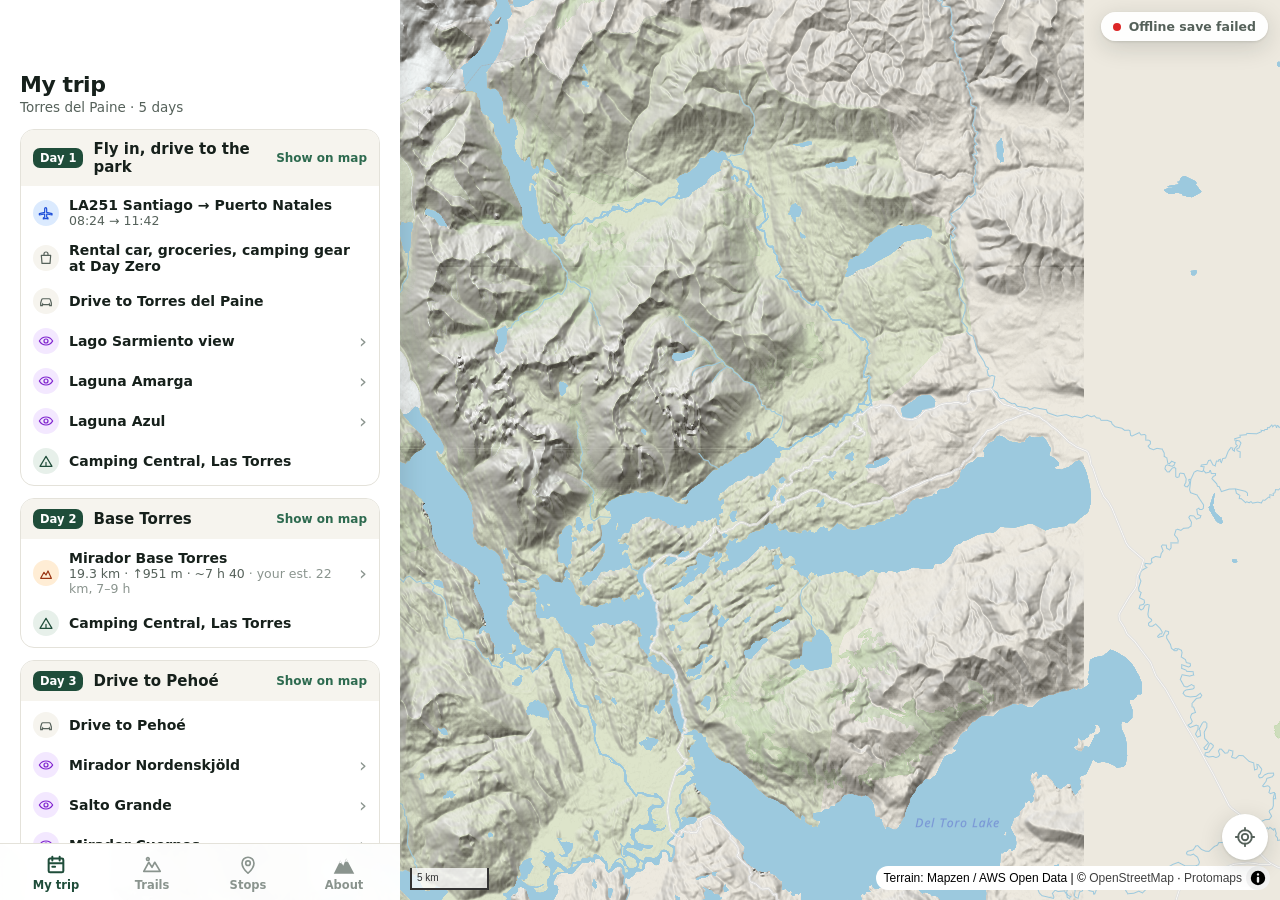
<file: cuernos-trails/index.html>
<!doctype html>
<html lang="en">
  <head>
    <meta charset="UTF-8" />
    <meta name="viewport" content="width=device-width, initial-scale=1, viewport-fit=cover" />
    <meta name="theme-color" content="#1F4D3A" />
    <meta name="description" content="Offline trail maps for Torres del Paine National Park." />
    <meta name="mobile-web-app-capable" content="yes" />
    <!-- "default", not "black-translucent": drawing under the status bar makes iOS
         clip the bottom of home-screen apps by the status bar's height -->
    <meta name="apple-mobile-web-app-status-bar-style" content="default" />
    <meta name="apple-mobile-web-app-title" content="Cuernos" />
    <link rel="icon" type="image/svg+xml" href="/cuernos-trails/favicon.svg" />
    <link rel="apple-touch-icon" href="/cuernos-trails/icons/apple-touch-icon.png" />
    <title>Cuernos Trails</title>
    <script type="module" crossorigin src="/cuernos-trails/assets/index-WtbRQGjY.js"></script>
    <link rel="stylesheet" crossorigin href="/cuernos-trails/assets/index-C1mq2SC6.css">
  <link rel="manifest" href="/cuernos-trails/manifest.webmanifest"></head>
  <body>
    <div id="root"></div>
  </body>
</html>
</file>
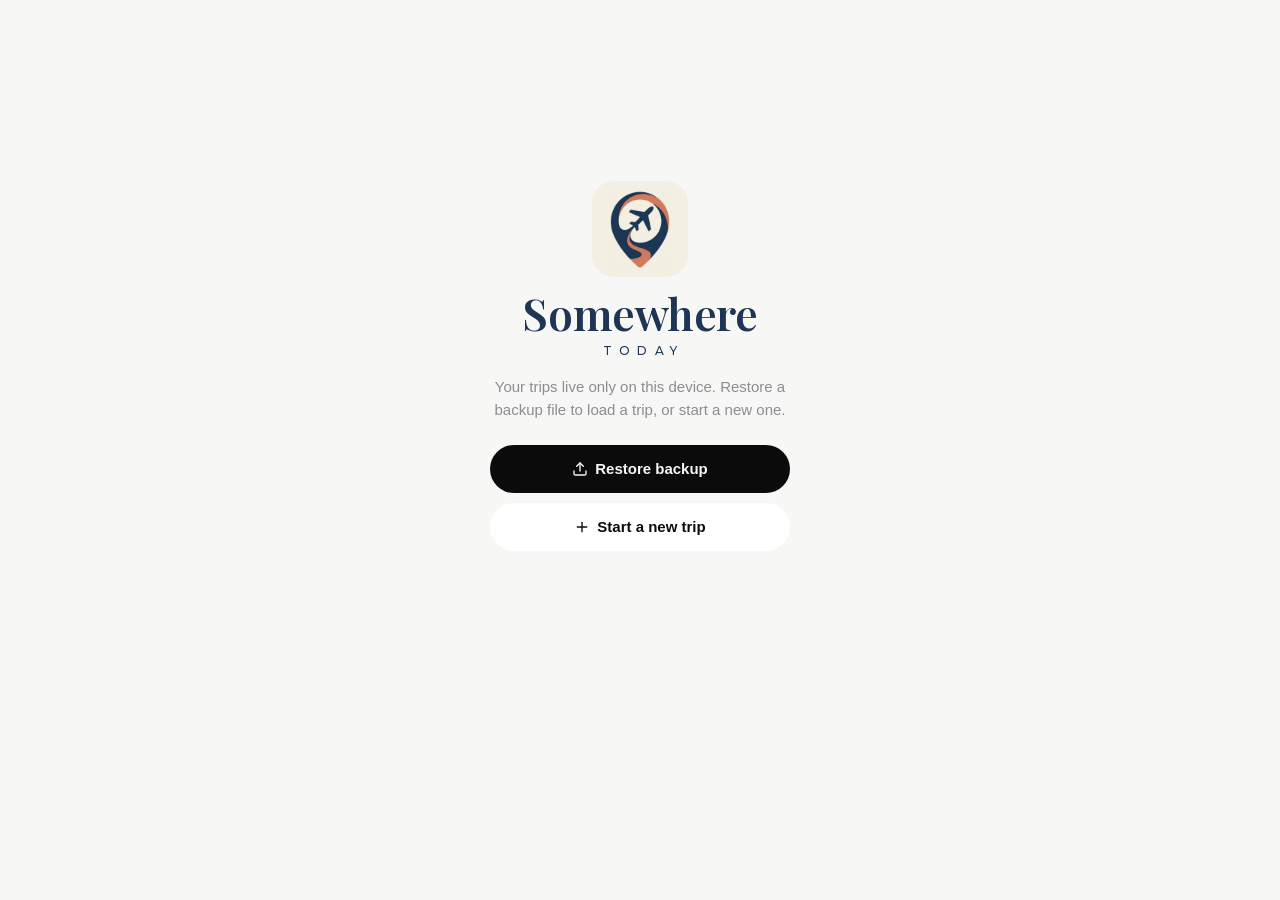
<file: somewheretoday/index.html>
<!doctype html>
<html lang="en">
<head>
<meta charset="utf-8">
<meta name="viewport" content="width=device-width, initial-scale=1, viewport-fit=cover">
<title>Somewhere Today</title>
<meta name="theme-color" content="#F7F7F5" media="(prefers-color-scheme: light)">
<link rel="preload" href="fonts/playfair-display-latin.woff2" as="font" type="font/woff2" crossorigin>
<meta name="theme-color" content="#09090A" media="(prefers-color-scheme: dark)">
<meta name="apple-mobile-web-app-capable" content="yes">
<meta name="mobile-web-app-capable" content="yes">
<meta name="apple-mobile-web-app-status-bar-style" content="default">
<meta name="apple-mobile-web-app-title" content="Somewhere Today">
<link rel="manifest" href="manifest.webmanifest">
<link rel="icon" href="icons/icon-192.png" type="image/png">
<link rel="apple-touch-icon" href="icons/icon-180.png">
<link rel="stylesheet" href="styles.css?v=24">
</head>
<body>
  <header class="topbar">
    <div class="topbar-inner">
      <div class="kicker" id="kicker"></div>
      <h1 class="page-title" id="pageTitle"></h1>
    </div>
  </header>
  <main id="view" class="view"></main>
  <nav class="tabbar" id="tabbar">
    <a href="#/today" data-tab="today" data-icon="sun"><span class="tl" data-label="Today">Today</span></a>
    <a href="#/days" data-tab="days" data-icon="calendar"><span class="tl" data-label="Days">Days</span></a>
    <a href="#/bookings" data-tab="bookings" data-icon="ticket"><span class="tl" data-label="Bookings">Bookings</span></a>
    <a href="#/todos" data-tab="todos" data-icon="checkCircle"><span class="tl" data-label="To-dos">To-dos</span></a>
    <a href="#/info" data-tab="info" data-icon="info"><span class="tl" data-label="Info">Info</span></a>
  </nav>
  <div class="sheet-backdrop" id="backdrop"></div>
  <section class="sheet" id="sheet" role="dialog" aria-modal="true"></section>
  <div class="toast" id="toast"></div>
  <script src="data.js?v=24"></script>
  <script src="app.js?v=24"></script>
</body>
</html>
</file>
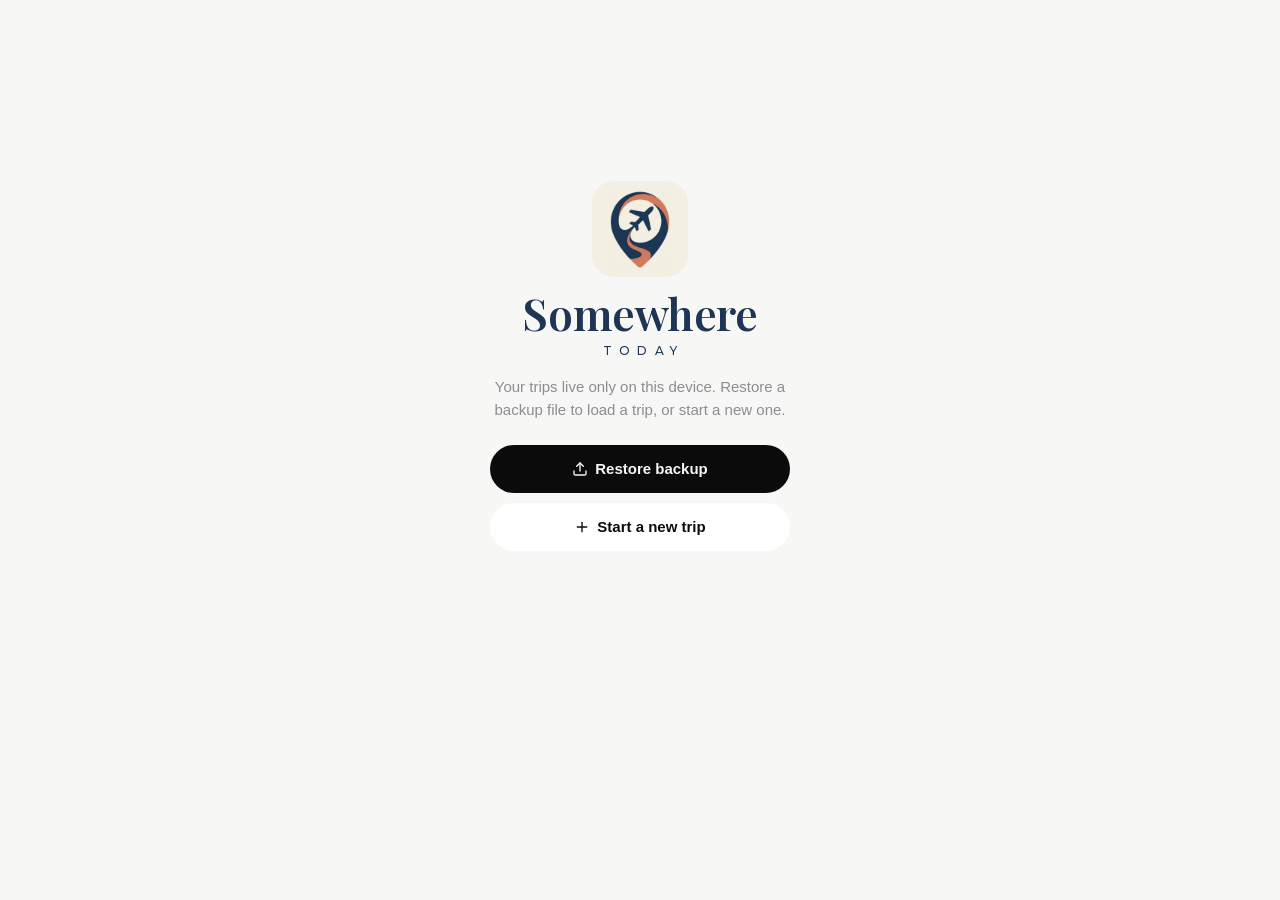
<file: waypoint/index.html>
<!doctype html>
<html lang="en">
<head>
<meta charset="utf-8">
<meta name="viewport" content="width=device-width, initial-scale=1">
<title>Moved to Somewhere Today</title>
<meta http-equiv="refresh" content="0; url=/somewheretoday/">
<script>
  if ('serviceWorker' in navigator) navigator.serviceWorker.getRegistrations().then(rs => rs.forEach(r => r.unregister()));
  if (window.caches) caches.keys().then(ks => ks.filter(k => k.startsWith('waypoint')).forEach(k => caches.delete(k)));
  location.replace('/somewheretoday/');
</script>
</head>
<body style="font:16px -apple-system,sans-serif;padding:32px">This app has moved to <a href="/somewheretoday/">Somewhere Today</a>.</body>
</html>
</file>
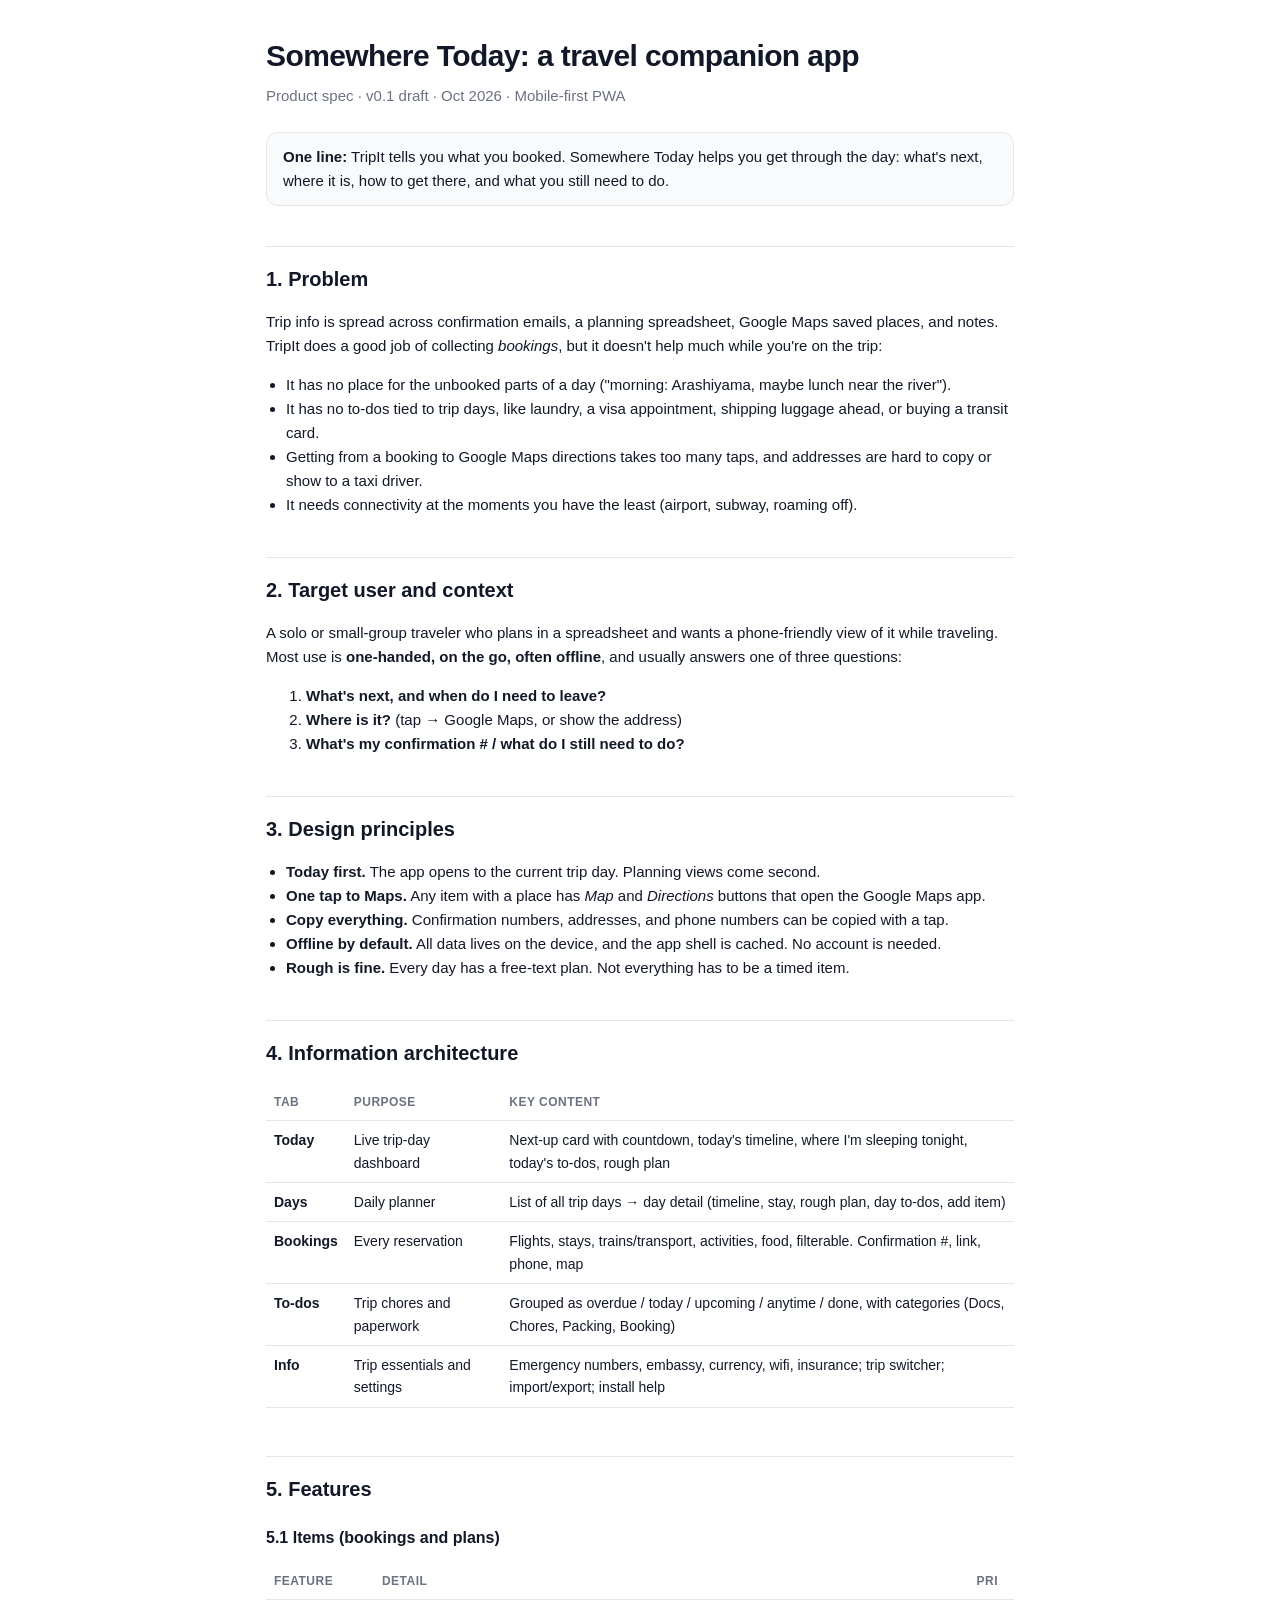
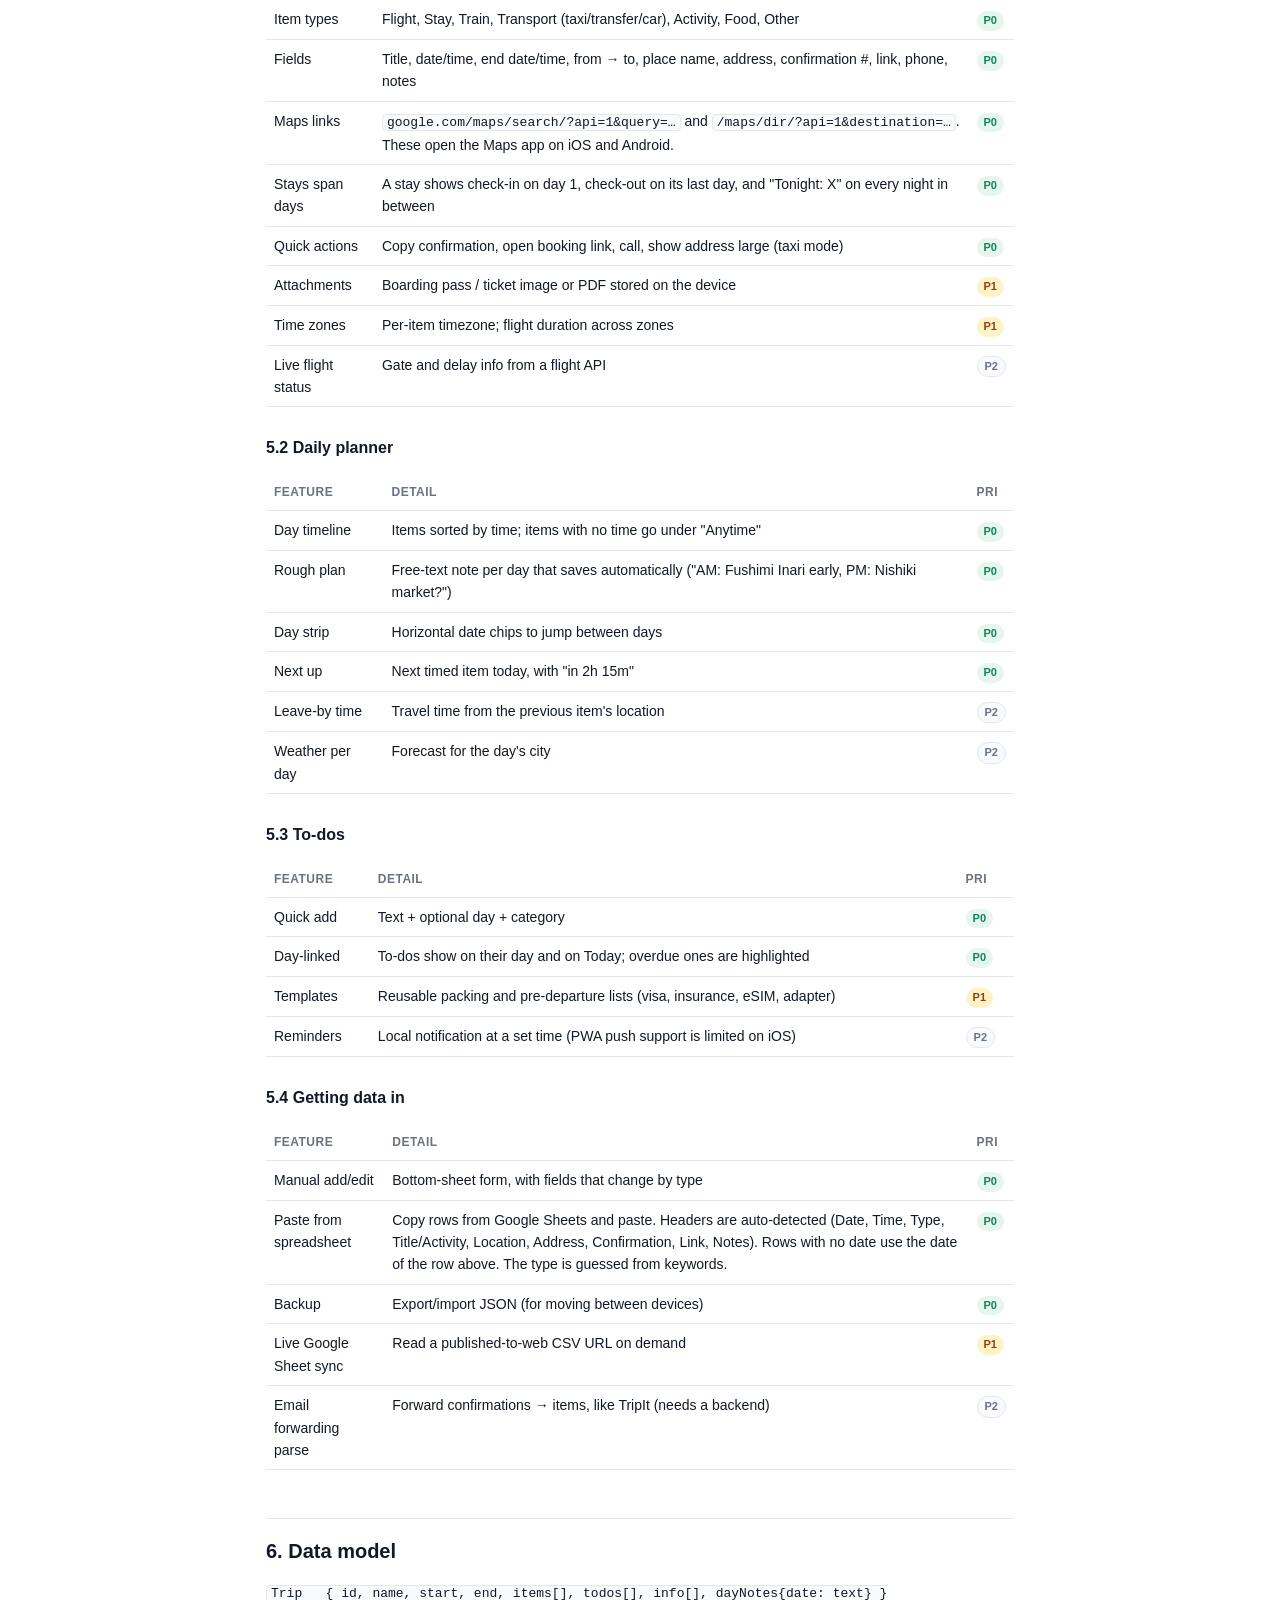
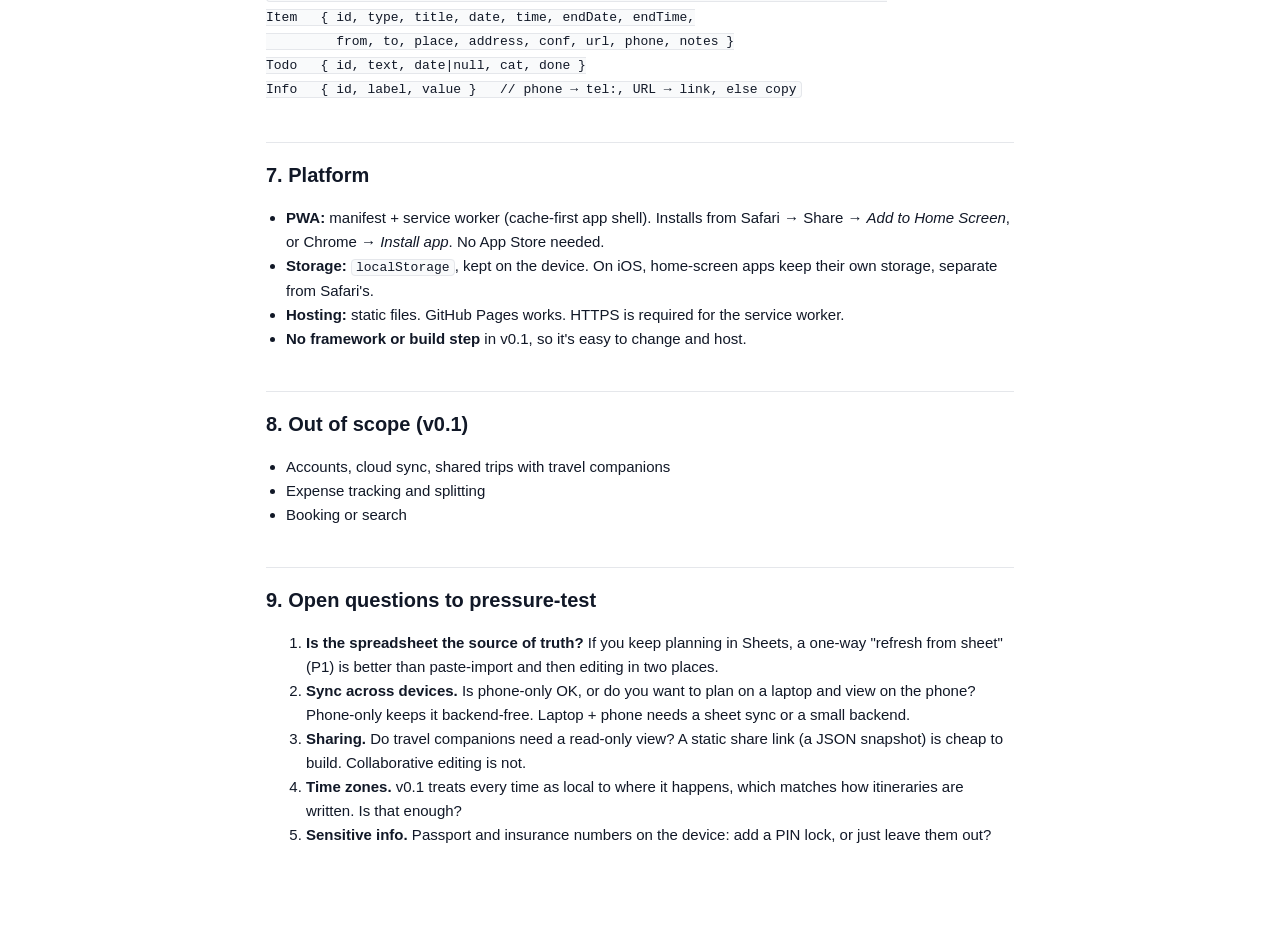
<file: somewheretoday/spec.html>
<!doctype html>
<html lang="en">
<head>
<meta charset="utf-8">
<meta name="viewport" content="width=device-width, initial-scale=1">
<title>Somewhere Today Product Spec</title>
<style>
  :root { --fg:#111827; --muted:#6B7280; --line:#E5E7EB; --bg:#fff; --soft:#F9FAFB; --brand:#0D875C; --brand-soft:#E7F5EF; }
  @media (prefers-color-scheme: dark) { :root { --fg:#F3F4F6; --muted:#9CA3AF; --line:#2A2F3A; --bg:#0F1115; --soft:#171A21; --brand:#34C08B; --brand-soft:#11291F; } }
  * { box-sizing: border-box; }
  body { margin:0; background:var(--bg); color:var(--fg); font:15px/1.6 -apple-system, BlinkMacSystemFont, "Inter", "Segoe UI", sans-serif; }
  main { max-width: 780px; margin: 0 auto; padding: 32px 16px 80px; }
  h1 { font-size: 30px; margin: 0 0 4px; letter-spacing: -.02em; }
  h2 { font-size: 20px; margin: 40px 0 8px; padding-top: 16px; border-top: 1px solid var(--line); }
  h3 { font-size: 16px; margin: 20px 0 6px; }
  .meta { color: var(--muted); margin-bottom: 24px; }
  table { width: 100%; border-collapse: collapse; font-size: 14px; margin: 8px 0; }
  th, td { text-align: left; padding: 8px; border-bottom: 1px solid var(--line); vertical-align: top; }
  th { color: var(--muted); font-weight: 600; font-size: 12px; text-transform: uppercase; letter-spacing: .04em; }
  .tag { display:inline-block; font-size:11px; font-weight:700; padding:1px 7px; border-radius:99px; }
  .p0 { background: var(--brand-soft); color: var(--brand); }
  .p1 { background: #FEF3C7; color: #92400E; }
  .p2 { background: var(--soft); color: var(--muted); border: 1px solid var(--line); }
  .callout { background: var(--soft); border: 1px solid var(--line); border-radius: 12px; padding: 12px 16px; margin: 12px 0; }
  code { background: var(--soft); border: 1px solid var(--line); border-radius: 4px; padding: 0 4px; font-size: 13px; }
  ul { padding-left: 20px; }
  .wrap { overflow-x: auto; }
</style>
</head>
<body>
<main>
<h1>Somewhere Today: a travel companion app</h1>
<div class="meta">Product spec · v0.1 draft · Oct 2026 · Mobile-first PWA</div>

<div class="callout"><strong>One line:</strong> TripIt tells you what you booked. Somewhere Today helps you get through the day: what's next, where it is, how to get there, and what you still need to do.</div>

<h2>1. Problem</h2>
<p>Trip info is spread across confirmation emails, a planning spreadsheet, Google Maps saved places, and notes. TripIt does a good job of collecting <em>bookings</em>, but it doesn't help much while you're on the trip:</p>
<ul>
  <li>It has no place for the unbooked parts of a day ("morning: Arashiyama, maybe lunch near the river").</li>
  <li>It has no to-dos tied to trip days, like laundry, a visa appointment, shipping luggage ahead, or buying a transit card.</li>
  <li>Getting from a booking to Google Maps directions takes too many taps, and addresses are hard to copy or show to a taxi driver.</li>
  <li>It needs connectivity at the moments you have the least (airport, subway, roaming off).</li>
</ul>

<h2>2. Target user and context</h2>
<p>A solo or small-group traveler who plans in a spreadsheet and wants a phone-friendly view of it while traveling. Most use is <strong>one-handed, on the go, often offline</strong>, and usually answers one of three questions:</p>
<ol>
  <li><strong>What's next, and when do I need to leave?</strong></li>
  <li><strong>Where is it?</strong> (tap → Google Maps, or show the address)</li>
  <li><strong>What's my confirmation # / what do I still need to do?</strong></li>
</ol>

<h2>3. Design principles</h2>
<ul>
  <li><strong>Today first.</strong> The app opens to the current trip day. Planning views come second.</li>
  <li><strong>One tap to Maps.</strong> Any item with a place has <em>Map</em> and <em>Directions</em> buttons that open the Google Maps app.</li>
  <li><strong>Copy everything.</strong> Confirmation numbers, addresses, and phone numbers can be copied with a tap.</li>
  <li><strong>Offline by default.</strong> All data lives on the device, and the app shell is cached. No account is needed.</li>
  <li><strong>Rough is fine.</strong> Every day has a free-text plan. Not everything has to be a timed item.</li>
</ul>

<h2>4. Information architecture</h2>
<div class="wrap"><table>
  <tr><th>Tab</th><th>Purpose</th><th>Key content</th></tr>
  <tr><td><strong>Today</strong></td><td>Live trip-day dashboard</td><td>Next-up card with countdown, today's timeline, where I'm sleeping tonight, today's to-dos, rough plan</td></tr>
  <tr><td><strong>Days</strong></td><td>Daily planner</td><td>List of all trip days → day detail (timeline, stay, rough plan, day to-dos, add item)</td></tr>
  <tr><td><strong>Bookings</strong></td><td>Every reservation</td><td>Flights, stays, trains/transport, activities, food, filterable. Confirmation #, link, phone, map</td></tr>
  <tr><td><strong>To-dos</strong></td><td>Trip chores and paperwork</td><td>Grouped as overdue / today / upcoming / anytime / done, with categories (Docs, Chores, Packing, Booking)</td></tr>
  <tr><td><strong>Info</strong></td><td>Trip essentials and settings</td><td>Emergency numbers, embassy, currency, wifi, insurance; trip switcher; import/export; install help</td></tr>
</table></div>

<h2>5. Features</h2>
<h3>5.1 Items (bookings and plans)</h3>
<div class="wrap"><table>
  <tr><th>Feature</th><th>Detail</th><th>Pri</th></tr>
  <tr><td>Item types</td><td>Flight, Stay, Train, Transport (taxi/transfer/car), Activity, Food, Other</td><td><span class="tag p0">P0</span></td></tr>
  <tr><td>Fields</td><td>Title, date/time, end date/time, from → to, place name, address, confirmation #, link, phone, notes</td><td><span class="tag p0">P0</span></td></tr>
  <tr><td>Maps links</td><td><code>google.com/maps/search/?api=1&amp;query=…</code> and <code>/maps/dir/?api=1&amp;destination=…</code>. These open the Maps app on iOS and Android.</td><td><span class="tag p0">P0</span></td></tr>
  <tr><td>Stays span days</td><td>A stay shows check-in on day 1, check-out on its last day, and "Tonight: X" on every night in between</td><td><span class="tag p0">P0</span></td></tr>
  <tr><td>Quick actions</td><td>Copy confirmation, open booking link, call, show address large (taxi mode)</td><td><span class="tag p0">P0</span></td></tr>
  <tr><td>Attachments</td><td>Boarding pass / ticket image or PDF stored on the device</td><td><span class="tag p1">P1</span></td></tr>
  <tr><td>Time zones</td><td>Per-item timezone; flight duration across zones</td><td><span class="tag p1">P1</span></td></tr>
  <tr><td>Live flight status</td><td>Gate and delay info from a flight API</td><td><span class="tag p2">P2</span></td></tr>
</table></div>

<h3>5.2 Daily planner</h3>
<div class="wrap"><table>
  <tr><th>Feature</th><th>Detail</th><th>Pri</th></tr>
  <tr><td>Day timeline</td><td>Items sorted by time; items with no time go under "Anytime"</td><td><span class="tag p0">P0</span></td></tr>
  <tr><td>Rough plan</td><td>Free-text note per day that saves automatically ("AM: Fushimi Inari early, PM: Nishiki market?")</td><td><span class="tag p0">P0</span></td></tr>
  <tr><td>Day strip</td><td>Horizontal date chips to jump between days</td><td><span class="tag p0">P0</span></td></tr>
  <tr><td>Next up</td><td>Next timed item today, with "in 2h 15m"</td><td><span class="tag p0">P0</span></td></tr>
  <tr><td>Leave-by time</td><td>Travel time from the previous item's location</td><td><span class="tag p2">P2</span></td></tr>
  <tr><td>Weather per day</td><td>Forecast for the day's city</td><td><span class="tag p2">P2</span></td></tr>
</table></div>

<h3>5.3 To-dos</h3>
<div class="wrap"><table>
  <tr><th>Feature</th><th>Detail</th><th>Pri</th></tr>
  <tr><td>Quick add</td><td>Text + optional day + category</td><td><span class="tag p0">P0</span></td></tr>
  <tr><td>Day-linked</td><td>To-dos show on their day and on Today; overdue ones are highlighted</td><td><span class="tag p0">P0</span></td></tr>
  <tr><td>Templates</td><td>Reusable packing and pre-departure lists (visa, insurance, eSIM, adapter)</td><td><span class="tag p1">P1</span></td></tr>
  <tr><td>Reminders</td><td>Local notification at a set time (PWA push support is limited on iOS)</td><td><span class="tag p2">P2</span></td></tr>
</table></div>

<h3>5.4 Getting data in</h3>
<div class="wrap"><table>
  <tr><th>Feature</th><th>Detail</th><th>Pri</th></tr>
  <tr><td>Manual add/edit</td><td>Bottom-sheet form, with fields that change by type</td><td><span class="tag p0">P0</span></td></tr>
  <tr><td>Paste from spreadsheet</td><td>Copy rows from Google Sheets and paste. Headers are auto-detected (Date, Time, Type, Title/Activity, Location, Address, Confirmation, Link, Notes). Rows with no date use the date of the row above. The type is guessed from keywords.</td><td><span class="tag p0">P0</span></td></tr>
  <tr><td>Backup</td><td>Export/import JSON (for moving between devices)</td><td><span class="tag p0">P0</span></td></tr>
  <tr><td>Live Google Sheet sync</td><td>Read a published-to-web CSV URL on demand</td><td><span class="tag p1">P1</span></td></tr>
  <tr><td>Email forwarding parse</td><td>Forward confirmations → items, like TripIt (needs a backend)</td><td><span class="tag p2">P2</span></td></tr>
</table></div>

<h2>6. Data model</h2>
<pre style="white-space:pre-wrap"><code>Trip   { id, name, start, end, items[], todos[], info[], dayNotes{date: text} }
Item   { id, type, title, date, time, endDate, endTime,
         from, to, place, address, conf, url, phone, notes }
Todo   { id, text, date|null, cat, done }
Info   { id, label, value }   // phone → tel:, URL → link, else copy</code></pre>

<h2>7. Platform</h2>
<ul>
  <li><strong>PWA:</strong> manifest + service worker (cache-first app shell). Installs from Safari → Share → <em>Add to Home Screen</em>, or Chrome → <em>Install app</em>. No App Store needed.</li>
  <li><strong>Storage:</strong> <code>localStorage</code>, kept on the device. On iOS, home-screen apps keep their own storage, separate from Safari's.</li>
  <li><strong>Hosting:</strong> static files. GitHub Pages works. HTTPS is required for the service worker.</li>
  <li><strong>No framework or build step</strong> in v0.1, so it's easy to change and host.</li>
</ul>

<h2>8. Out of scope (v0.1)</h2>
<ul>
  <li>Accounts, cloud sync, shared trips with travel companions</li>
  <li>Expense tracking and splitting</li>
  <li>Booking or search</li>
</ul>

<h2>9. Open questions to pressure-test</h2>
<ol>
  <li><strong>Is the spreadsheet the source of truth?</strong> If you keep planning in Sheets, a one-way "refresh from sheet" (P1) is better than paste-import and then editing in two places.</li>
  <li><strong>Sync across devices.</strong> Is phone-only OK, or do you want to plan on a laptop and view on the phone? Phone-only keeps it backend-free. Laptop + phone needs a sheet sync or a small backend.</li>
  <li><strong>Sharing.</strong> Do travel companions need a read-only view? A static share link (a JSON snapshot) is cheap to build. Collaborative editing is not.</li>
  <li><strong>Time zones.</strong> v0.1 treats every time as local to where it happens, which matches how itineraries are written. Is that enough?</li>
  <li><strong>Sensitive info.</strong> Passport and insurance numbers on the device: add a PIN lock, or just leave them out?</li>
</ol>
</main>
</body>
</html>
</file>
<file: cuernos-trails/assets/index-C1mq2SC6.css>
.maplibregl-map{-webkit-tap-highlight-color:#0000;-webkit-touch-callout:none;font:12px/20px Helvetica Neue,Arial,Helvetica,sans-serif;position:relative;overflow:hidden}.maplibregl-canvas{position:absolute;top:0;left:0}.maplibregl-map:fullscreen{width:100%;height:100%}.maplibregl-ctrl-group button.maplibregl-ctrl-compass{touch-action:none}.maplibregl-canvas-container.maplibregl-interactive,.maplibregl-ctrl-group button.maplibregl-ctrl-compass{cursor:grab;-webkit-user-select:none;user-select:none}.maplibregl-canvas-container.maplibregl-interactive.maplibregl-track-pointer{cursor:pointer}.maplibregl-canvas-container.maplibregl-interactive:active,.maplibregl-ctrl-group button.maplibregl-ctrl-compass:active{cursor:grabbing}.maplibregl-canvas-container.maplibregl-touch-zoom-rotate,.maplibregl-canvas-container.maplibregl-touch-zoom-rotate .maplibregl-canvas{touch-action:pan-x pan-y}.maplibregl-canvas-container.maplibregl-touch-drag-pan,.maplibregl-canvas-container.maplibregl-touch-drag-pan .maplibregl-canvas{touch-action:pinch-zoom}.maplibregl-canvas-container.maplibregl-touch-zoom-rotate.maplibregl-touch-drag-pan,.maplibregl-canvas-container.maplibregl-touch-zoom-rotate.maplibregl-touch-drag-pan .maplibregl-canvas{touch-action:none}.maplibregl-canvas-container.maplibregl-touch-drag-pan.maplibregl-cooperative-gestures,.maplibregl-canvas-container.maplibregl-touch-drag-pan.maplibregl-cooperative-gestures .maplibregl-canvas{touch-action:pan-x pan-y}.maplibregl-ctrl-bottom-left,.maplibregl-ctrl-bottom-right,.maplibregl-ctrl-top-left,.maplibregl-ctrl-top-right{pointer-events:none;z-index:2;position:absolute}.maplibregl-ctrl-top-left{top:0;left:0}.maplibregl-ctrl-top-right{top:0;right:0}.maplibregl-ctrl-bottom-left{bottom:0;left:0}.maplibregl-ctrl-bottom-right{bottom:0;right:0}.maplibregl-ctrl{clear:both;pointer-events:auto;transform:translate(0)}.maplibregl-ctrl-top-left .maplibregl-ctrl{float:left;margin:10px 0 0 10px}.maplibregl-ctrl-top-right .maplibregl-ctrl{float:right;margin:10px 10px 0 0}.maplibregl-ctrl-bottom-left .maplibregl-ctrl{float:left;margin:0 0 10px 10px}.maplibregl-ctrl-bottom-right .maplibregl-ctrl{float:right;margin:0 10px 10px 0}.maplibregl-ctrl-group{background:#fff;border-radius:4px}.maplibregl-ctrl-group:not(:empty){box-shadow:0 0 0 2px #0000001a}.maplibregl-ctrl-group button{box-sizing:border-box;cursor:pointer;background-color:#0000;border:0;outline:none;width:29px;height:29px;padding:0;display:block}.maplibregl-ctrl button{-webkit-user-select:none;user-select:none}.maplibregl-ctrl-group button+button{border-top:1px solid #ddd}.maplibregl-ctrl button .maplibregl-ctrl-icon{background-position:50%;background-repeat:no-repeat;width:100%;height:100%;display:block}@media (forced-colors:active){.maplibregl-ctrl-group:not(:empty){box-shadow:0 0 0 2px buttontext}.maplibregl-ctrl-icon{background-color:#0000}.maplibregl-ctrl-group button+button{border-top:1px solid buttontext}}.maplibregl-ctrl button::-moz-focus-inner{border:0;padding:0}.maplibregl-ctrl-attrib-button:focus,.maplibregl-ctrl-group button:focus{box-shadow:0 0 2px 2px #0096ff}.maplibregl-ctrl button:disabled{cursor:not-allowed}.maplibregl-ctrl button:disabled .maplibregl-ctrl-icon{opacity:.25}@media (hover:hover){.maplibregl-ctrl button:not(:disabled):hover{background-color:#0000000d}}.maplibregl-ctrl button:not(:disabled):active{background-color:#0000000d}.maplibregl-ctrl-group button:focus:focus-visible{box-shadow:0 0 2px 2px #0096ff}.maplibregl-ctrl-group button:focus:not(:focus-visible){box-shadow:none}.maplibregl-ctrl-group button:focus:first-child{border-radius:4px 4px 0 0}.maplibregl-ctrl-group button:focus:last-child{border-radius:0 0 4px 4px}.maplibregl-ctrl-group button:focus:only-child{border-radius:inherit}.maplibregl-ctrl button.maplibregl-ctrl-zoom-out .maplibregl-ctrl-icon{background-image:url("data:image/svg+xml;charset=utf-8,%3Csvg xmlns='http://www.w3.org/2000/svg' width='29' height='29' viewBox='0 0 29 29' fill='%23333'%3E %3Cpath d='M10 13c-.75 0-1.5.75-1.5 1.5S9.25 16 10 16h9c.75 0 1.5-.75 1.5-1.5S19.75 13 19 13z'/%3E %3C/svg%3E")}.maplibregl-ctrl button.maplibregl-ctrl-zoom-in .maplibregl-ctrl-icon{background-image:url("data:image/svg+xml;charset=utf-8,%3Csvg xmlns='http://www.w3.org/2000/svg' width='29' height='29' viewBox='0 0 29 29' fill='%23333'%3E %3Cpath d='M14.5 8.5c-.75 0-1.5.75-1.5 1.5v3h-3c-.75 0-1.5.75-1.5 1.5S9.25 16 10 16h3v3c0 .75.75 1.5 1.5 1.5S16 19.75 16 19v-3h3c.75 0 1.5-.75 1.5-1.5S19.75 13 19 13h-3v-3c0-.75-.75-1.5-1.5-1.5'/%3E %3C/svg%3E")}@media (forced-colors:active){.maplibregl-ctrl button.maplibregl-ctrl-zoom-out .maplibregl-ctrl-icon{background-image:url("data:image/svg+xml;charset=utf-8,%3Csvg xmlns='http://www.w3.org/2000/svg' width='29' height='29' viewBox='0 0 29 29' fill='%23fff'%3E %3Cpath d='M10 13c-.75 0-1.5.75-1.5 1.5S9.25 16 10 16h9c.75 0 1.5-.75 1.5-1.5S19.75 13 19 13z'/%3E %3C/svg%3E")}.maplibregl-ctrl button.maplibregl-ctrl-zoom-in .maplibregl-ctrl-icon{background-image:url("data:image/svg+xml;charset=utf-8,%3Csvg xmlns='http://www.w3.org/2000/svg' width='29' height='29' viewBox='0 0 29 29' fill='%23fff'%3E %3Cpath d='M14.5 8.5c-.75 0-1.5.75-1.5 1.5v3h-3c-.75 0-1.5.75-1.5 1.5S9.25 16 10 16h3v3c0 .75.75 1.5 1.5 1.5S16 19.75 16 19v-3h3c.75 0 1.5-.75 1.5-1.5S19.75 13 19 13h-3v-3c0-.75-.75-1.5-1.5-1.5'/%3E %3C/svg%3E")}}@media (forced-colors:active) and (prefers-color-scheme:light){.maplibregl-ctrl button.maplibregl-ctrl-zoom-out .maplibregl-ctrl-icon{background-image:url("data:image/svg+xml;charset=utf-8,%3Csvg xmlns='http://www.w3.org/2000/svg' width='29' height='29' viewBox='0 0 29 29' fill='%23000'%3E %3Cpath d='M10 13c-.75 0-1.5.75-1.5 1.5S9.25 16 10 16h9c.75 0 1.5-.75 1.5-1.5S19.75 13 19 13z'/%3E %3C/svg%3E")}.maplibregl-ctrl button.maplibregl-ctrl-zoom-in .maplibregl-ctrl-icon{background-image:url("data:image/svg+xml;charset=utf-8,%3Csvg xmlns='http://www.w3.org/2000/svg' width='29' height='29' viewBox='0 0 29 29' fill='%23000'%3E %3Cpath d='M14.5 8.5c-.75 0-1.5.75-1.5 1.5v3h-3c-.75 0-1.5.75-1.5 1.5S9.25 16 10 16h3v3c0 .75.75 1.5 1.5 1.5S16 19.75 16 19v-3h3c.75 0 1.5-.75 1.5-1.5S19.75 13 19 13h-3v-3c0-.75-.75-1.5-1.5-1.5'/%3E %3C/svg%3E")}}.maplibregl-ctrl button.maplibregl-ctrl-fullscreen .maplibregl-ctrl-icon{background-image:url("data:image/svg+xml;charset=utf-8,%3Csvg xmlns='http://www.w3.org/2000/svg' width='29' height='29' viewBox='0 0 29 29' fill='%23333'%3E %3Cpath d='M24 16v5.5c0 1.75-.75 2.5-2.5 2.5H16v-1l3-1.5-4-5.5 1-1 5.5 4 1.5-3zM6 16l1.5 3 5.5-4 1 1-4 5.5 3 1.5v1H7.5C5.75 24 5 23.25 5 21.5V16zm7-11v1l-3 1.5 4 5.5-1 1-5.5-4L6 13H5V7.5C5 5.75 5.75 5 7.5 5zm11 2.5c0-1.75-.75-2.5-2.5-2.5H16v1l3 1.5-4 5.5 1 1 5.5-4 1.5 3h1z'/%3E %3C/svg%3E")}.maplibregl-ctrl button.maplibregl-ctrl-shrink .maplibregl-ctrl-icon{background-image:url("data:image/svg+xml;charset=utf-8,%3Csvg xmlns='http://www.w3.org/2000/svg' width='29' height='29' viewBox='0 0 29 29'%3E %3Cpath d='M18.5 16c-1.75 0-2.5.75-2.5 2.5V24h1l1.5-3 5.5 4 1-1-4-5.5 3-1.5v-1zM13 18.5c0-1.75-.75-2.5-2.5-2.5H5v1l3 1.5L4 24l1 1 5.5-4 1.5 3h1zm3-8c0 1.75.75 2.5 2.5 2.5H24v-1l-3-1.5L25 5l-1-1-5.5 4L17 5h-1zM10.5 13c1.75 0 2.5-.75 2.5-2.5V5h-1l-1.5 3L5 4 4 5l4 5.5L5 12v1z'/%3E %3C/svg%3E")}@media (forced-colors:active){.maplibregl-ctrl button.maplibregl-ctrl-fullscreen .maplibregl-ctrl-icon{background-image:url("data:image/svg+xml;charset=utf-8,%3Csvg xmlns='http://www.w3.org/2000/svg' width='29' height='29' viewBox='0 0 29 29' fill='%23fff'%3E %3Cpath d='M24 16v5.5c0 1.75-.75 2.5-2.5 2.5H16v-1l3-1.5-4-5.5 1-1 5.5 4 1.5-3zM6 16l1.5 3 5.5-4 1 1-4 5.5 3 1.5v1H7.5C5.75 24 5 23.25 5 21.5V16zm7-11v1l-3 1.5 4 5.5-1 1-5.5-4L6 13H5V7.5C5 5.75 5.75 5 7.5 5zm11 2.5c0-1.75-.75-2.5-2.5-2.5H16v1l3 1.5-4 5.5 1 1 5.5-4 1.5 3h1z'/%3E %3C/svg%3E")}.maplibregl-ctrl button.maplibregl-ctrl-shrink .maplibregl-ctrl-icon{background-image:url("data:image/svg+xml;charset=utf-8,%3Csvg xmlns='http://www.w3.org/2000/svg' width='29' height='29' viewBox='0 0 29 29' fill='%23fff'%3E %3Cpath d='M18.5 16c-1.75 0-2.5.75-2.5 2.5V24h1l1.5-3 5.5 4 1-1-4-5.5 3-1.5v-1zM13 18.5c0-1.75-.75-2.5-2.5-2.5H5v1l3 1.5L4 24l1 1 5.5-4 1.5 3h1zm3-8c0 1.75.75 2.5 2.5 2.5H24v-1l-3-1.5L25 5l-1-1-5.5 4L17 5h-1zM10.5 13c1.75 0 2.5-.75 2.5-2.5V5h-1l-1.5 3L5 4 4 5l4 5.5L5 12v1z'/%3E %3C/svg%3E")}}@media (forced-colors:active) and (prefers-color-scheme:light){.maplibregl-ctrl button.maplibregl-ctrl-fullscreen .maplibregl-ctrl-icon{background-image:url("data:image/svg+xml;charset=utf-8,%3Csvg xmlns='http://www.w3.org/2000/svg' width='29' height='29' viewBox='0 0 29 29' fill='%23000'%3E %3Cpath d='M24 16v5.5c0 1.75-.75 2.5-2.5 2.5H16v-1l3-1.5-4-5.5 1-1 5.5 4 1.5-3zM6 16l1.5 3 5.5-4 1 1-4 5.5 3 1.5v1H7.5C5.75 24 5 23.25 5 21.5V16zm7-11v1l-3 1.5 4 5.5-1 1-5.5-4L6 13H5V7.5C5 5.75 5.75 5 7.5 5zm11 2.5c0-1.75-.75-2.5-2.5-2.5H16v1l3 1.5-4 5.5 1 1 5.5-4 1.5 3h1z'/%3E %3C/svg%3E")}.maplibregl-ctrl button.maplibregl-ctrl-shrink .maplibregl-ctrl-icon{background-image:url("data:image/svg+xml;charset=utf-8,%3Csvg xmlns='http://www.w3.org/2000/svg' width='29' height='29' viewBox='0 0 29 29' fill='%23000'%3E %3Cpath d='M18.5 16c-1.75 0-2.5.75-2.5 2.5V24h1l1.5-3 5.5 4 1-1-4-5.5 3-1.5v-1zM13 18.5c0-1.75-.75-2.5-2.5-2.5H5v1l3 1.5L4 24l1 1 5.5-4 1.5 3h1zm3-8c0 1.75.75 2.5 2.5 2.5H24v-1l-3-1.5L25 5l-1-1-5.5 4L17 5h-1zM10.5 13c1.75 0 2.5-.75 2.5-2.5V5h-1l-1.5 3L5 4 4 5l4 5.5L5 12v1z'/%3E %3C/svg%3E")}}.maplibregl-ctrl button.maplibregl-ctrl-compass .maplibregl-ctrl-icon{background-image:url("data:image/svg+xml;charset=utf-8,%3Csvg xmlns='http://www.w3.org/2000/svg' width='29' height='29' viewBox='0 0 29 29' fill='%23333'%3E %3Cpath d='m10.5 14 4-8 4 8z'/%3E %3Cpath fill='%23ccc' d='m10.5 16 4 8 4-8z'/%3E %3C/svg%3E")}@media (forced-colors:active){.maplibregl-ctrl button.maplibregl-ctrl-compass .maplibregl-ctrl-icon{background-image:url("data:image/svg+xml;charset=utf-8,%3Csvg xmlns='http://www.w3.org/2000/svg' width='29' height='29' viewBox='0 0 29 29' fill='%23fff'%3E %3Cpath d='m10.5 14 4-8 4 8z'/%3E %3Cpath fill='%23ccc' d='m10.5 16 4 8 4-8z'/%3E %3C/svg%3E")}}@media (forced-colors:active) and (prefers-color-scheme:light){.maplibregl-ctrl button.maplibregl-ctrl-compass .maplibregl-ctrl-icon{background-image:url("data:image/svg+xml;charset=utf-8,%3Csvg xmlns='http://www.w3.org/2000/svg' width='29' height='29' viewBox='0 0 29 29' fill='%23000'%3E %3Cpath d='m10.5 14 4-8 4 8z'/%3E %3Cpath fill='%23ccc' d='m10.5 16 4 8 4-8z'/%3E %3C/svg%3E")}}.maplibregl-ctrl button.maplibregl-ctrl-globe .maplibregl-ctrl-icon{background-image:url("data:image/svg+xml;charset=utf-8,%3Csvg xmlns='http://www.w3.org/2000/svg' width='22' height='22' fill='none' viewBox='0 0 22 22' stroke='%23333'%3E %3Ccircle cx='11' cy='11' r='8.5'/%3E %3Cpath d='M17.5 11c0 4.819-3.02 8.5-6.5 8.5S4.5 15.819 4.5 11 7.52 2.5 11 2.5s6.5 3.681 6.5 8.5Z'/%3E %3Cpath d='M13.5 11c0 2.447-.331 4.64-.853 6.206-.262.785-.562 1.384-.872 1.777-.314.399-.58.517-.775.517-.195 0-.461-.118-.775-.517-.31-.393-.61-.992-.872-1.777C8.831 15.64 8.5 13.446 8.5 11c0-2.447.331-4.64.853-6.206.262-.785.562-1.384.872-1.777.314-.399.58-.517.775-.517.195 0 .461.118.775.517.31.393.61.992.872 1.777.522 1.565.853 3.76.853 6.206Z'/%3E %3Cpath d='M11 7.5c-1.909 0-3.622-.166-4.845-.428-.616-.132-1.08-.283-1.379-.434a1.333 1.333 0 0 1-.224-.138c.047-.038.12-.085.224-.138.299-.151.763-.302 1.379-.434C7.378 5.666 9.091 5.5 11 5.5c1.909 0 3.622.166 4.845.428.616.132 1.08.283 1.379.434.105.053.177.1.224.138-.047.038-.12.085-.224.138-.299.151-.763.302-1.379.434-1.223.262-2.936.428-4.845.428ZM4.486 6.436ZM11 16.5c-1.909 0-3.622-.166-4.845-.428-.616-.132-1.08-.283-1.379-.434a1.33 1.33 0 0 1-.224-.138 1.33 1.33 0 0 1 .224-.138c.299-.151.763-.302 1.379-.434C7.378 14.666 9.091 14.5 11 14.5c1.909 0 3.622.166 4.845.428.616.132 1.08.283 1.379.434.105.053.177.1.224.138a1.33 1.33 0 0 1-.224.138c-.299.151-.763.302-1.379.434-1.223.262-2.936.428-4.845.428Zm-6.514-1.064ZM11 12.5c-2.46 0-4.672-.222-6.255-.574-.796-.177-1.406-.38-1.805-.59a1.465 1.465 0 0 1-.39-.272.293.293 0 0 1-.047-.064.293.293 0 0 1 .048-.064c.066-.073.189-.167.389-.272.399-.21 1.009-.413 1.805-.59C6.328 9.722 8.54 9.5 11 9.5s4.672.222 6.256.574c.795.177 1.405.38 1.804.59.2.105.323.2.39.272a.33.33 0 0 1 .047.064.293.293 0 0 1-.048.064 1.435 1.435 0 0 1-.389.272c-.399.21-1.009.413-1.804.59-1.584.352-3.796.574-6.256.574Zm-8.501-1.51v.002-.002Zm0 .018v.002-.002Zm17.002.002v-.002.002Zm0-.018v-.002.002Z'/%3E %3C/svg%3E")}.maplibregl-ctrl button.maplibregl-ctrl-globe-enabled .maplibregl-ctrl-icon{background-image:url("data:image/svg+xml;charset=utf-8,%3Csvg xmlns='http://www.w3.org/2000/svg' width='22' height='22' fill='none' viewBox='0 0 22 22' stroke='%2333b5e5'%3E %3Ccircle cx='11' cy='11' r='8.5'/%3E %3Cpath d='M17.5 11c0 4.819-3.02 8.5-6.5 8.5S4.5 15.819 4.5 11 7.52 2.5 11 2.5s6.5 3.681 6.5 8.5Z'/%3E %3Cpath d='M13.5 11c0 2.447-.331 4.64-.853 6.206-.262.785-.562 1.384-.872 1.777-.314.399-.58.517-.775.517-.195 0-.461-.118-.775-.517-.31-.393-.61-.992-.872-1.777C8.831 15.64 8.5 13.446 8.5 11c0-2.447.331-4.64.853-6.206.262-.785.562-1.384.872-1.777.314-.399.58-.517.775-.517.195 0 .461.118.775.517.31.393.61.992.872 1.777.522 1.565.853 3.76.853 6.206Z'/%3E %3Cpath d='M11 7.5c-1.909 0-3.622-.166-4.845-.428-.616-.132-1.08-.283-1.379-.434a1.333 1.333 0 0 1-.224-.138c.047-.038.12-.085.224-.138.299-.151.763-.302 1.379-.434C7.378 5.666 9.091 5.5 11 5.5c1.909 0 3.622.166 4.845.428.616.132 1.08.283 1.379.434.105.053.177.1.224.138-.047.038-.12.085-.224.138-.299.151-.763.302-1.379.434-1.223.262-2.936.428-4.845.428ZM4.486 6.436ZM11 16.5c-1.909 0-3.622-.166-4.845-.428-.616-.132-1.08-.283-1.379-.434a1.33 1.33 0 0 1-.224-.138 1.33 1.33 0 0 1 .224-.138c.299-.151.763-.302 1.379-.434C7.378 14.666 9.091 14.5 11 14.5c1.909 0 3.622.166 4.845.428.616.132 1.08.283 1.379.434.105.053.177.1.224.138a1.33 1.33 0 0 1-.224.138c-.299.151-.763.302-1.379.434-1.223.262-2.936.428-4.845.428Zm-6.514-1.064ZM11 12.5c-2.46 0-4.672-.222-6.255-.574-.796-.177-1.406-.38-1.805-.59a1.465 1.465 0 0 1-.39-.272.293.293 0 0 1-.047-.064.293.293 0 0 1 .048-.064c.066-.073.189-.167.389-.272.399-.21 1.009-.413 1.805-.59C6.328 9.722 8.54 9.5 11 9.5s4.672.222 6.256.574c.795.177 1.405.38 1.804.59.2.105.323.2.39.272a.33.33 0 0 1 .047.064.293.293 0 0 1-.048.064 1.435 1.435 0 0 1-.389.272c-.399.21-1.009.413-1.804.59-1.584.352-3.796.574-6.256.574Zm-8.501-1.51v.002-.002Zm0 .018v.002-.002Zm17.002.002v-.002.002Zm0-.018v-.002.002Z'/%3E %3C/svg%3E")}.maplibregl-ctrl button.maplibregl-ctrl-terrain .maplibregl-ctrl-icon{background-image:url("data:image/svg+xml;charset=utf-8,%3Csvg xmlns='http://www.w3.org/2000/svg' width='22' height='22' viewBox='0 0 22 22' fill='%23333'%3E %3Cpath d='m1.754 13.406 4.453-4.851 3.09 3.09 3.281 3.277.969-.969-3.309-3.312 3.844-4.121 6.148 6.886h1.082v-.855l-7.207-8.07-4.84 5.187L6.169 6.57l-5.48 5.965v.871ZM.688 16.844h20.625v1.375H.688Zm0 0'/%3E %3C/svg%3E")}.maplibregl-ctrl button.maplibregl-ctrl-terrain-enabled .maplibregl-ctrl-icon{background-image:url("data:image/svg+xml;charset=utf-8,%3Csvg xmlns='http://www.w3.org/2000/svg' width='22' height='22' viewBox='0 0 22 22' fill='%2333b5e5'%3E %3Cpath d='m1.754 13.406 4.453-4.851 3.09 3.09 3.281 3.277.969-.969-3.309-3.312 3.844-4.121 6.148 6.886h1.082v-.855l-7.207-8.07-4.84 5.187L6.169 6.57l-5.48 5.965v.871ZM.688 16.844h20.625v1.375H.688Zm0 0'/%3E %3C/svg%3E")}.maplibregl-ctrl button.maplibregl-ctrl-geolocate .maplibregl-ctrl-icon{background-image:url("data:image/svg+xml;charset=utf-8,%3Csvg xmlns='http://www.w3.org/2000/svg' width='29' height='29' viewBox='0 0 20 20' fill='%23333'%3E %3Cpath d='M10 4C9 4 9 5 9 5v.1A5 5 0 0 0 5.1 9H5s-1 0-1 1 1 1 1 1h.1A5 5 0 0 0 9 14.9v.1s0 1 1 1 1-1 1-1v-.1a5 5 0 0 0 3.9-3.9h.1s1 0 1-1-1-1-1-1h-.1A5 5 0 0 0 11 5.1V5s0-1-1-1m0 2.5a3.5 3.5 0 1 1 0 7 3.5 3.5 0 1 1 0-7'/%3E %3Ccircle id='dot' cx='10' cy='10' r='2'/%3E %3Cpath id='stroke' d='m14 5 1 1-9 9-1-1z' display='none'/%3E %3C/svg%3E")}.maplibregl-ctrl button.maplibregl-ctrl-geolocate:disabled .maplibregl-ctrl-icon{background-image:url("data:image/svg+xml;charset=utf-8,%3Csvg xmlns='http://www.w3.org/2000/svg' width='29' height='29' viewBox='0 0 20 20' fill='%23aaa'%3E %3Cpath d='M10 4C9 4 9 5 9 5v.1A5 5 0 0 0 5.1 9H5s-1 0-1 1 1 1 1 1h.1A5 5 0 0 0 9 14.9v.1s0 1 1 1 1-1 1-1v-.1a5 5 0 0 0 3.9-3.9h.1s1 0 1-1-1-1-1-1h-.1A5 5 0 0 0 11 5.1V5s0-1-1-1m0 2.5a3.5 3.5 0 1 1 0 7 3.5 3.5 0 1 1 0-7'/%3E %3Ccircle id='dot' cx='10' cy='10' r='2'/%3E %3Cpath id='stroke' d='m14 5 1 1-9 9-1-1z' fill='%23f00'/%3E %3C/svg%3E")}.maplibregl-ctrl button.maplibregl-ctrl-geolocate.maplibregl-ctrl-geolocate-active .maplibregl-ctrl-icon{background-image:url("data:image/svg+xml;charset=utf-8,%3Csvg xmlns='http://www.w3.org/2000/svg' width='29' height='29' viewBox='0 0 20 20' fill='%2333b5e5'%3E %3Cpath d='M10 4C9 4 9 5 9 5v.1A5 5 0 0 0 5.1 9H5s-1 0-1 1 1 1 1 1h.1A5 5 0 0 0 9 14.9v.1s0 1 1 1 1-1 1-1v-.1a5 5 0 0 0 3.9-3.9h.1s1 0 1-1-1-1-1-1h-.1A5 5 0 0 0 11 5.1V5s0-1-1-1m0 2.5a3.5 3.5 0 1 1 0 7 3.5 3.5 0 1 1 0-7'/%3E %3Ccircle id='dot' cx='10' cy='10' r='2'/%3E %3Cpath id='stroke' d='m14 5 1 1-9 9-1-1z' display='none'/%3E %3C/svg%3E")}.maplibregl-ctrl button.maplibregl-ctrl-geolocate.maplibregl-ctrl-geolocate-active-error .maplibregl-ctrl-icon{background-image:url("data:image/svg+xml;charset=utf-8,%3Csvg xmlns='http://www.w3.org/2000/svg' width='29' height='29' viewBox='0 0 20 20' fill='%23e58978'%3E %3Cpath d='M10 4C9 4 9 5 9 5v.1A5 5 0 0 0 5.1 9H5s-1 0-1 1 1 1 1 1h.1A5 5 0 0 0 9 14.9v.1s0 1 1 1 1-1 1-1v-.1a5 5 0 0 0 3.9-3.9h.1s1 0 1-1-1-1-1-1h-.1A5 5 0 0 0 11 5.1V5s0-1-1-1m0 2.5a3.5 3.5 0 1 1 0 7 3.5 3.5 0 1 1 0-7'/%3E %3Ccircle id='dot' cx='10' cy='10' r='2'/%3E %3Cpath id='stroke' d='m14 5 1 1-9 9-1-1z' display='none'/%3E %3C/svg%3E")}.maplibregl-ctrl button.maplibregl-ctrl-geolocate.maplibregl-ctrl-geolocate-background .maplibregl-ctrl-icon{background-image:url("data:image/svg+xml;charset=utf-8,%3Csvg xmlns='http://www.w3.org/2000/svg' width='29' height='29' viewBox='0 0 20 20' fill='%2333b5e5'%3E %3Cpath d='M10 4C9 4 9 5 9 5v.1A5 5 0 0 0 5.1 9H5s-1 0-1 1 1 1 1 1h.1A5 5 0 0 0 9 14.9v.1s0 1 1 1 1-1 1-1v-.1a5 5 0 0 0 3.9-3.9h.1s1 0 1-1-1-1-1-1h-.1A5 5 0 0 0 11 5.1V5s0-1-1-1m0 2.5a3.5 3.5 0 1 1 0 7 3.5 3.5 0 1 1 0-7'/%3E %3Ccircle id='dot' cx='10' cy='10' r='2' display='none'/%3E %3Cpath id='stroke' d='m14 5 1 1-9 9-1-1z' display='none'/%3E %3C/svg%3E")}.maplibregl-ctrl button.maplibregl-ctrl-geolocate.maplibregl-ctrl-geolocate-background-error .maplibregl-ctrl-icon{background-image:url("data:image/svg+xml;charset=utf-8,%3Csvg xmlns='http://www.w3.org/2000/svg' width='29' height='29' viewBox='0 0 20 20' fill='%23e54e33'%3E %3Cpath d='M10 4C9 4 9 5 9 5v.1A5 5 0 0 0 5.1 9H5s-1 0-1 1 1 1 1 1h.1A5 5 0 0 0 9 14.9v.1s0 1 1 1 1-1 1-1v-.1a5 5 0 0 0 3.9-3.9h.1s1 0 1-1-1-1-1-1h-.1A5 5 0 0 0 11 5.1V5s0-1-1-1m0 2.5a3.5 3.5 0 1 1 0 7 3.5 3.5 0 1 1 0-7'/%3E %3Ccircle id='dot' cx='10' cy='10' r='2' display='none'/%3E %3Cpath id='stroke' d='m14 5 1 1-9 9-1-1z' display='none'/%3E %3C/svg%3E")}.maplibregl-ctrl button.maplibregl-ctrl-geolocate.maplibregl-ctrl-geolocate-waiting .maplibregl-ctrl-icon{animation:2s linear infinite maplibregl-spin}@media (forced-colors:active){.maplibregl-ctrl button.maplibregl-ctrl-geolocate .maplibregl-ctrl-icon{background-image:url("data:image/svg+xml;charset=utf-8,%3Csvg xmlns='http://www.w3.org/2000/svg' width='29' height='29' viewBox='0 0 20 20' fill='%23fff'%3E %3Cpath d='M10 4C9 4 9 5 9 5v.1A5 5 0 0 0 5.1 9H5s-1 0-1 1 1 1 1 1h.1A5 5 0 0 0 9 14.9v.1s0 1 1 1 1-1 1-1v-.1a5 5 0 0 0 3.9-3.9h.1s1 0 1-1-1-1-1-1h-.1A5 5 0 0 0 11 5.1V5s0-1-1-1m0 2.5a3.5 3.5 0 1 1 0 7 3.5 3.5 0 1 1 0-7'/%3E %3Ccircle id='dot' cx='10' cy='10' r='2'/%3E %3Cpath id='stroke' d='m14 5 1 1-9 9-1-1z' display='none'/%3E %3C/svg%3E")}.maplibregl-ctrl button.maplibregl-ctrl-geolocate:disabled .maplibregl-ctrl-icon{background-image:url("data:image/svg+xml;charset=utf-8,%3Csvg xmlns='http://www.w3.org/2000/svg' width='29' height='29' viewBox='0 0 20 20' fill='%23999'%3E %3Cpath d='M10 4C9 4 9 5 9 5v.1A5 5 0 0 0 5.1 9H5s-1 0-1 1 1 1 1 1h.1A5 5 0 0 0 9 14.9v.1s0 1 1 1 1-1 1-1v-.1a5 5 0 0 0 3.9-3.9h.1s1 0 1-1-1-1-1-1h-.1A5 5 0 0 0 11 5.1V5s0-1-1-1m0 2.5a3.5 3.5 0 1 1 0 7 3.5 3.5 0 1 1 0-7'/%3E %3Ccircle id='dot' cx='10' cy='10' r='2'/%3E %3Cpath id='stroke' d='m14 5 1 1-9 9-1-1z' fill='%23f00'/%3E %3C/svg%3E")}.maplibregl-ctrl button.maplibregl-ctrl-geolocate.maplibregl-ctrl-geolocate-active .maplibregl-ctrl-icon{background-image:url("data:image/svg+xml;charset=utf-8,%3Csvg xmlns='http://www.w3.org/2000/svg' width='29' height='29' viewBox='0 0 20 20' fill='%2333b5e5'%3E %3Cpath d='M10 4C9 4 9 5 9 5v.1A5 5 0 0 0 5.1 9H5s-1 0-1 1 1 1 1 1h.1A5 5 0 0 0 9 14.9v.1s0 1 1 1 1-1 1-1v-.1a5 5 0 0 0 3.9-3.9h.1s1 0 1-1-1-1-1-1h-.1A5 5 0 0 0 11 5.1V5s0-1-1-1m0 2.5a3.5 3.5 0 1 1 0 7 3.5 3.5 0 1 1 0-7'/%3E %3Ccircle id='dot' cx='10' cy='10' r='2'/%3E %3Cpath id='stroke' d='m14 5 1 1-9 9-1-1z' display='none'/%3E %3C/svg%3E")}.maplibregl-ctrl button.maplibregl-ctrl-geolocate.maplibregl-ctrl-geolocate-active-error .maplibregl-ctrl-icon{background-image:url("data:image/svg+xml;charset=utf-8,%3Csvg xmlns='http://www.w3.org/2000/svg' width='29' height='29' viewBox='0 0 20 20' fill='%23e58978'%3E %3Cpath d='M10 4C9 4 9 5 9 5v.1A5 5 0 0 0 5.1 9H5s-1 0-1 1 1 1 1 1h.1A5 5 0 0 0 9 14.9v.1s0 1 1 1 1-1 1-1v-.1a5 5 0 0 0 3.9-3.9h.1s1 0 1-1-1-1-1-1h-.1A5 5 0 0 0 11 5.1V5s0-1-1-1m0 2.5a3.5 3.5 0 1 1 0 7 3.5 3.5 0 1 1 0-7'/%3E %3Ccircle id='dot' cx='10' cy='10' r='2'/%3E %3Cpath id='stroke' d='m14 5 1 1-9 9-1-1z' display='none'/%3E %3C/svg%3E")}.maplibregl-ctrl button.maplibregl-ctrl-geolocate.maplibregl-ctrl-geolocate-background .maplibregl-ctrl-icon{background-image:url("data:image/svg+xml;charset=utf-8,%3Csvg xmlns='http://www.w3.org/2000/svg' width='29' height='29' viewBox='0 0 20 20' fill='%2333b5e5'%3E %3Cpath d='M10 4C9 4 9 5 9 5v.1A5 5 0 0 0 5.1 9H5s-1 0-1 1 1 1 1 1h.1A5 5 0 0 0 9 14.9v.1s0 1 1 1 1-1 1-1v-.1a5 5 0 0 0 3.9-3.9h.1s1 0 1-1-1-1-1-1h-.1A5 5 0 0 0 11 5.1V5s0-1-1-1m0 2.5a3.5 3.5 0 1 1 0 7 3.5 3.5 0 1 1 0-7'/%3E %3Ccircle id='dot' cx='10' cy='10' r='2' display='none'/%3E %3Cpath id='stroke' d='m14 5 1 1-9 9-1-1z' display='none'/%3E %3C/svg%3E")}.maplibregl-ctrl button.maplibregl-ctrl-geolocate.maplibregl-ctrl-geolocate-background-error .maplibregl-ctrl-icon{background-image:url("data:image/svg+xml;charset=utf-8,%3Csvg xmlns='http://www.w3.org/2000/svg' width='29' height='29' viewBox='0 0 20 20' fill='%23e54e33'%3E %3Cpath d='M10 4C9 4 9 5 9 5v.1A5 5 0 0 0 5.1 9H5s-1 0-1 1 1 1 1 1h.1A5 5 0 0 0 9 14.9v.1s0 1 1 1 1-1 1-1v-.1a5 5 0 0 0 3.9-3.9h.1s1 0 1-1-1-1-1-1h-.1A5 5 0 0 0 11 5.1V5s0-1-1-1m0 2.5a3.5 3.5 0 1 1 0 7 3.5 3.5 0 1 1 0-7'/%3E %3Ccircle id='dot' cx='10' cy='10' r='2' display='none'/%3E %3Cpath id='stroke' d='m14 5 1 1-9 9-1-1z' display='none'/%3E %3C/svg%3E")}}@media (forced-colors:active) and (prefers-color-scheme:light){.maplibregl-ctrl button.maplibregl-ctrl-geolocate .maplibregl-ctrl-icon{background-image:url("data:image/svg+xml;charset=utf-8,%3Csvg xmlns='http://www.w3.org/2000/svg' width='29' height='29' viewBox='0 0 20 20' fill='%23000'%3E %3Cpath d='M10 4C9 4 9 5 9 5v.1A5 5 0 0 0 5.1 9H5s-1 0-1 1 1 1 1 1h.1A5 5 0 0 0 9 14.9v.1s0 1 1 1 1-1 1-1v-.1a5 5 0 0 0 3.9-3.9h.1s1 0 1-1-1-1-1-1h-.1A5 5 0 0 0 11 5.1V5s0-1-1-1m0 2.5a3.5 3.5 0 1 1 0 7 3.5 3.5 0 1 1 0-7'/%3E %3Ccircle id='dot' cx='10' cy='10' r='2'/%3E %3Cpath id='stroke' d='m14 5 1 1-9 9-1-1z' display='none'/%3E %3C/svg%3E")}.maplibregl-ctrl button.maplibregl-ctrl-geolocate:disabled .maplibregl-ctrl-icon{background-image:url("data:image/svg+xml;charset=utf-8,%3Csvg xmlns='http://www.w3.org/2000/svg' width='29' height='29' viewBox='0 0 20 20' fill='%23666'%3E %3Cpath d='M10 4C9 4 9 5 9 5v.1A5 5 0 0 0 5.1 9H5s-1 0-1 1 1 1 1 1h.1A5 5 0 0 0 9 14.9v.1s0 1 1 1 1-1 1-1v-.1a5 5 0 0 0 3.9-3.9h.1s1 0 1-1-1-1-1-1h-.1A5 5 0 0 0 11 5.1V5s0-1-1-1m0 2.5a3.5 3.5 0 1 1 0 7 3.5 3.5 0 1 1 0-7'/%3E %3Ccircle id='dot' cx='10' cy='10' r='2'/%3E %3Cpath id='stroke' d='m14 5 1 1-9 9-1-1z' fill='%23f00'/%3E %3C/svg%3E")}}@keyframes maplibregl-spin{0%{transform:rotate(0)}to{transform:rotate(1turn)}}a.maplibregl-ctrl-logo{cursor:pointer;background-image:url("data:image/svg+xml;charset=utf-8,%3Csvg xmlns='http://www.w3.org/2000/svg' width='88' height='23' fill='none'%3E %3Cpath fill='%23000' fill-opacity='.4' fill-rule='evenodd' d='M17.408 16.796h-1.827l2.501-12.095h.198l3.324 6.533.988 2.19.988-2.19 3.258-6.533h.181l2.6 12.095h-1.81l-1.218-5.644-.362-1.71-.658 1.71-2.929 5.644h-.098l-2.914-5.644-.757-1.71-.345 1.71zm1.958-3.42-.726 3.663a1.255 1.255 0 0 1-1.232 1.011h-1.827a1.255 1.255 0 0 1-1.229-1.509l2.501-12.095a1.255 1.255 0 0 1 1.23-1.001h.197a1.25 1.25 0 0 1 1.12.685l3.19 6.273 3.125-6.263a1.25 1.25 0 0 1 1.123-.695h.181a1.255 1.255 0 0 1 1.227.991l1.443 6.71a5 5 0 0 1 .314-.787l.009-.016a4.6 4.6 0 0 1 1.777-1.887c.782-.46 1.668-.667 2.611-.667a4.6 4.6 0 0 1 1.7.32l.306.134c.21-.16.474-.256.759-.256h1.694a1.255 1.255 0 0 1 1.212.925 1.255 1.255 0 0 1 1.212-.925h1.711c.284 0 .545.094.755.252.613-.3 1.312-.45 2.075-.45 1.356 0 2.557.445 3.482 1.4q.47.48.763 1.064V4.701a1.255 1.255 0 0 1 1.255-1.255h1.86A1.255 1.255 0 0 1 54.44 4.7v9.194h2.217c.19 0 .37.043.532.118v-4.77c0-.356.147-.678.385-.906a2.42 2.42 0 0 1-.682-1.71c0-.665.267-1.253.735-1.7a2.45 2.45 0 0 1 1.722-.674 2.43 2.43 0 0 1 1.705.675q.318.302.504.683V4.7a1.255 1.255 0 0 1 1.255-1.255h1.744A1.255 1.255 0 0 1 65.812 4.7v3.335a4.8 4.8 0 0 1 1.526-.246c.938 0 1.817.214 2.59.69a4.47 4.47 0 0 1 1.67 1.743v-.98a1.255 1.255 0 0 1 1.256-1.256h1.777c.233 0 .451.064.639.174a3.4 3.4 0 0 1 1.567-.372c.346 0 .861.02 1.285.232a1.25 1.25 0 0 1 .689 1.004 4.7 4.7 0 0 1 .853-.588c.795-.44 1.675-.647 2.61-.647 1.385 0 2.65.39 3.525 1.396.836.938 1.168 2.173 1.168 3.528q-.001.515-.056 1.051a1.255 1.255 0 0 1-.947 1.09l.408.952a1.255 1.255 0 0 1-.477 1.552c-.418.268-.92.463-1.458.612-.613.171-1.304.244-2.049.244-1.06 0-2.043-.207-2.886-.698l-.015-.008c-.798-.48-1.419-1.135-1.818-1.963l-.004-.008a5.8 5.8 0 0 1-.548-2.512q0-.429.053-.843a1.3 1.3 0 0 1-.333-.086l-.166-.004c-.223 0-.426.062-.643.228-.03.024-.142.139-.142.59v3.883a1.255 1.255 0 0 1-1.256 1.256h-1.777a1.255 1.255 0 0 1-1.256-1.256V15.69l-.032.057a4.8 4.8 0 0 1-1.86 1.833 5.04 5.04 0 0 1-2.484.634 4.5 4.5 0 0 1-1.935-.424 1.25 1.25 0 0 1-.764.258h-1.71a1.255 1.255 0 0 1-1.256-1.255V7.687a2.4 2.4 0 0 1-.428.625c.253.23.412.561.412.93v7.553a1.255 1.255 0 0 1-1.256 1.255h-1.843a1.25 1.25 0 0 1-.894-.373c-.228.23-.544.373-.894.373H51.32a1.255 1.255 0 0 1-1.256-1.255v-1.251l-.061.117a4.7 4.7 0 0 1-1.782 1.884 4.77 4.77 0 0 1-2.485.67 5.6 5.6 0 0 1-1.485-.188l.009 2.764a1.255 1.255 0 0 1-1.255 1.259h-1.729a1.255 1.255 0 0 1-1.255-1.255v-3.537a1.255 1.255 0 0 1-1.167.793h-1.679a1.25 1.25 0 0 1-.77-.263 4.5 4.5 0 0 1-1.945.429c-.885 0-1.724-.21-2.495-.632l-.017-.01a5 5 0 0 1-1.081-.836 1.255 1.255 0 0 1-1.254 1.312h-1.81a1.255 1.255 0 0 1-1.228-.99l-.782-3.625-2.044 3.939a1.25 1.25 0 0 1-1.115.676h-.098a1.25 1.25 0 0 1-1.116-.68l-2.061-3.994zM35.92 16.63l.207-.114.223-.15q.493-.356.735-.785l.061-.118.033 1.332h1.678V9.242h-1.694l-.033 1.267q-.133-.329-.526-.658l-.032-.028a3.2 3.2 0 0 0-.668-.428l-.27-.12a3.3 3.3 0 0 0-1.235-.23q-1.136-.001-1.974.493a3.36 3.36 0 0 0-1.3 1.382q-.445.89-.444 2.074 0 1.2.51 2.107a3.8 3.8 0 0 0 1.382 1.381 3.9 3.9 0 0 0 1.893.477q.795 0 1.455-.33zm-2.789-5.38q-.576.675-.575 1.762 0 1.102.559 1.794.576.675 1.645.675a2.25 2.25 0 0 0 .934-.19 2.2 2.2 0 0 0 .468-.29l.178-.161a2.2 2.2 0 0 0 .397-.561q.244-.5.244-1.15v-.115q0-.708-.296-1.267l-.043-.077a2.2 2.2 0 0 0-.633-.709l-.13-.086-.047-.028a2.1 2.1 0 0 0-1.073-.285q-1.052 0-1.629.692zm2.316 2.706c.163-.17.28-.407.28-.83v-.114c0-.292-.06-.508-.15-.68a.96.96 0 0 0-.353-.389.85.85 0 0 0-.464-.127c-.4 0-.56.114-.664.239l-.01.012c-.148.174-.275.45-.275.945 0 .506.122.801.27.99.097.11.266.224.68.224.303 0 .504-.09.687-.269zm7.545 1.705a2.6 2.6 0 0 0 .331.423q.319.33.755.548l.173.074q.65.255 1.49.255 1.02 0 1.844-.493a3.45 3.45 0 0 0 1.316-1.4q.493-.904.493-2.089 0-1.909-.988-2.913-.988-1.02-2.584-1.02-.898 0-1.575.347a3 3 0 0 0-.415.262l-.199.166a3.4 3.4 0 0 0-.64.82V9.242h-1.712v11.553h1.729l-.017-5.134zm.53-1.138q.206.29.48.5l.155.11.053.034q.51.296 1.119.297 1.07 0 1.645-.675.577-.69.576-1.762 0-1.119-.576-1.777-.558-.675-1.645-.675-.435 0-.835.16a2 2 0 0 0-.284.136 2 2 0 0 0-.363.254 2.2 2.2 0 0 0-.46.569l-.082.162a2.6 2.6 0 0 0-.213 1.072v.115q0 .707.296 1.267l.135.211zm.964-.818a1.1 1.1 0 0 0 .367.385.94.94 0 0 0 .476.118c.423 0 .59-.117.687-.23.159-.194.28-.478.28-.95 0-.53-.133-.8-.266-.952l-.021-.025c-.078-.094-.231-.221-.68-.221a1 1 0 0 0-.503.135l-.012.007a.86.86 0 0 0-.335.343c-.073.133-.132.324-.132.614v.115a1.4 1.4 0 0 0 .14.66zm15.7-6.222q.347-.346.346-.856a1.05 1.05 0 0 0-.345-.79 1.18 1.18 0 0 0-.84-.329q-.51 0-.855.33a1.05 1.05 0 0 0-.346.79q0 .51.346.855.345.346.856.346.51 0 .839-.346zm4.337 9.314.033-1.332q.191.403.59.747l.098.081a4 4 0 0 0 .316.224l.223.122a3.2 3.2 0 0 0 1.44.322 3.8 3.8 0 0 0 1.875-.477 3.5 3.5 0 0 0 1.382-1.366q.527-.89.526-2.09 0-1.184-.444-2.073a3.24 3.24 0 0 0-1.283-1.399q-.823-.51-1.942-.51a3.5 3.5 0 0 0-1.527.344l-.086.043-.165.09a3 3 0 0 0-.33.214q-.432.315-.656.707a2 2 0 0 0-.099.198l.082-1.283V4.701h-1.744v12.095zm.473-2.509a2.5 2.5 0 0 0 .566.7q.117.098.245.18l.144.08a2.1 2.1 0 0 0 .975.232q1.07 0 1.645-.675.576-.69.576-1.778 0-1.102-.576-1.777-.56-.691-1.645-.692a2.2 2.2 0 0 0-1.015.235q-.22.113-.415.282l-.15.142a2.1 2.1 0 0 0-.42.594q-.223.479-.223 1.1v.115q0 .705.293 1.26zm2.616-.293c.157-.191.28-.479.28-.967 0-.51-.13-.79-.276-.961l-.021-.026c-.082-.1-.232-.225-.67-.225a.87.87 0 0 0-.681.279l-.012.011c-.154.155-.274.38-.274.807v.115c0 .285.057.499.144.669a1.1 1.1 0 0 0 .367.405c.137.082.28.123.455.123.423 0 .59-.118.686-.23zm8.266-3.013q.345-.13.724-.14l.069-.002q.493 0 .642.099l.247-1.794q-.196-.099-.717-.099a2.3 2.3 0 0 0-.545.063 2 2 0 0 0-.411.148 2.2 2.2 0 0 0-.4.249 2.5 2.5 0 0 0-.485.499 2.7 2.7 0 0 0-.32.581l-.05.137v-1.48h-1.778v7.553h1.777v-3.884q0-.546.159-.943a1.5 1.5 0 0 1 .466-.636 2.5 2.5 0 0 1 .399-.253 2 2 0 0 1 .224-.099zm9.784 2.656.05-.922q0-1.743-.856-2.698-.838-.97-2.584-.97-1.119-.001-2.007.493a3.46 3.46 0 0 0-1.4 1.382q-.493.906-.493 2.106 0 1.07.428 1.975.428.89 1.332 1.432.906.526 2.255.526.973 0 1.668-.185l.044-.012.135-.04q.613-.184.984-.421l-.542-1.267q-.3.162-.642.274l-.297.087q-.51.131-1.3.131-.954 0-1.497-.444a1.6 1.6 0 0 1-.192-.193q-.366-.44-.512-1.234l-.004-.021zm-5.427-1.256-.003.022h3.752v-.138q-.011-.727-.288-1.118a1 1 0 0 0-.156-.176q-.46-.428-1.316-.428-.986 0-1.494.604-.379.45-.494 1.234zm-27.053 2.77V4.7h-1.86v12.095h5.333V15.15zm7.103-5.908v7.553h-1.843V9.242h1.843z'/%3E %3Cpath fill='%23fff' d='m19.63 11.151-.757-1.71-.345 1.71-1.12 5.644h-1.827L18.083 4.7h.197l3.325 6.533.988 2.19.988-2.19L26.839 4.7h.181l2.6 12.095h-1.81l-1.218-5.644-.362-1.71-.658 1.71-2.93 5.644h-.098l-2.913-5.644zm14.836 5.81q-1.02 0-1.893-.478a3.8 3.8 0 0 1-1.381-1.382q-.51-.906-.51-2.106 0-1.185.444-2.074a3.36 3.36 0 0 1 1.3-1.382q.839-.494 1.974-.494a3.3 3.3 0 0 1 1.234.231 3.3 3.3 0 0 1 .97.575q.396.33.527.659l.033-1.267h1.694v7.553H37.18l-.033-1.332q-.279.593-1.02 1.053a3.17 3.17 0 0 1-1.662.444zm.296-1.482q.938 0 1.58-.642.642-.66.642-1.711v-.115q0-.708-.296-1.267a2.2 2.2 0 0 0-.807-.872 2.1 2.1 0 0 0-1.119-.313q-1.053 0-1.629.692-.575.675-.575 1.76 0 1.103.559 1.795.577.675 1.645.675zm6.521-6.237h1.711v1.4q.906-1.597 2.83-1.597 1.596 0 2.584 1.02.988 1.005.988 2.914 0 1.185-.493 2.09a3.46 3.46 0 0 1-1.316 1.399 3.5 3.5 0 0 1-1.844.493q-.954 0-1.662-.329a2.67 2.67 0 0 1-1.086-.97l.017 5.134h-1.728zm4.048 6.22q1.07 0 1.645-.674.577-.69.576-1.762 0-1.119-.576-1.777-.558-.675-1.645-.675-.592 0-1.12.296-.51.28-.822.823-.296.527-.296 1.234v.115q0 .708.296 1.267.313.543.823.855.51.296 1.119.297z'/%3E %3Cpath fill='%23e1e3e9' d='M51.325 4.7h1.86v10.45h3.473v1.646h-5.333zm7.12 4.542h1.843v7.553h-1.843zm.905-1.415a1.16 1.16 0 0 1-.856-.346 1.17 1.17 0 0 1-.346-.856 1.05 1.05 0 0 1 .346-.79q.346-.329.856-.329.494 0 .839.33a1.05 1.05 0 0 1 .345.79 1.16 1.16 0 0 1-.345.855q-.33.346-.84.346zm7.875 9.133a3.17 3.17 0 0 1-1.662-.444q-.723-.46-1.004-1.053l-.033 1.332h-1.71V4.701h1.743v4.657l-.082 1.283q.279-.658 1.086-1.119a3.5 3.5 0 0 1 1.778-.477q1.119 0 1.942.51a3.24 3.24 0 0 1 1.283 1.4q.445.888.444 2.072 0 1.201-.526 2.09a3.5 3.5 0 0 1-1.382 1.366 3.8 3.8 0 0 1-1.876.477zm-.296-1.481q1.069 0 1.645-.675.577-.69.577-1.778 0-1.102-.577-1.776-.56-.691-1.645-.692a2.12 2.12 0 0 0-1.58.659q-.642.641-.642 1.694v.115q0 .71.296 1.267a2.4 2.4 0 0 0 .807.872 2.1 2.1 0 0 0 1.119.313zm5.927-6.237h1.777v1.481q.263-.757.856-1.217a2.14 2.14 0 0 1 1.349-.46q.527 0 .724.098l-.247 1.794q-.149-.099-.642-.099-.774 0-1.416.494-.626.493-.626 1.58v3.883h-1.777V9.242zm9.534 7.718q-1.35 0-2.255-.526-.904-.543-1.332-1.432a4.6 4.6 0 0 1-.428-1.975q0-1.2.493-2.106a3.46 3.46 0 0 1 1.4-1.382q.889-.495 2.007-.494 1.744 0 2.584.97.855.956.856 2.7 0 .444-.05.92h-5.43q.18 1.005.708 1.45.542.443 1.497.443.79 0 1.3-.131a4 4 0 0 0 .938-.362l.542 1.267q-.411.263-1.119.46-.708.198-1.711.197zm1.596-4.558q.016-1.02-.444-1.432-.46-.428-1.316-.428-1.728 0-1.991 1.86z'/%3E %3Cpath d='M5.074 15.948a.484.657 0 0 0-.486.659v1.84a.484.657 0 0 0 .486.659h4.101a.484.657 0 0 0 .486-.659v-1.84a.484.657 0 0 0-.486-.659zm3.56 1.16H5.617v.838h3.017z' style='fill:%23fff;fill-rule:evenodd;stroke-width:1.03600001'/%3E %3Cg style='stroke-width:1.12603545'%3E %3Cpath d='M-9.408-1.416c-3.833-.025-7.056 2.912-7.08 6.615-.02 3.08 1.653 4.832 3.107 6.268.903.892 1.721 1.74 2.32 2.902l-.525-.004c-.543-.003-.992.304-1.24.639a1.87 1.87 0 0 0-.362 1.121l-.011 1.877c-.003.402.104.787.347 1.125.244.338.688.653 1.23.656l4.142.028c.542.003.99-.306 1.238-.641a1.87 1.87 0 0 0 .363-1.121l.012-1.875a1.87 1.87 0 0 0-.348-1.127c-.243-.338-.688-.653-1.23-.656l-.518-.004c.597-1.145 1.425-1.983 2.348-2.87 1.473-1.414 3.18-3.149 3.2-6.226-.016-3.59-2.923-6.684-6.993-6.707m-.006 1.1v.002c3.274.02 5.92 2.532 5.9 5.6-.017 2.706-1.39 4.026-2.863 5.44-1.034.994-2.118 2.033-2.814 3.633-.018.041-.052.055-.075.065q-.013.004-.02.01a.34.34 0 0 1-.226.084.34.34 0 0 1-.224-.086l-.092-.077c-.699-1.615-1.768-2.669-2.781-3.67-1.454-1.435-2.797-2.762-2.78-5.478.02-3.067 2.7-5.545 5.975-5.523m-.02 2.826c-1.62-.01-2.944 1.315-2.955 2.96-.01 1.646 1.295 2.988 2.916 2.999h.002c1.621.01 2.943-1.316 2.953-2.961.011-1.646-1.294-2.988-2.916-2.998m-.005 1.1c1.017.006 1.829.83 1.822 1.89s-.83 1.874-1.848 1.867c-1.018-.006-1.829-.83-1.822-1.89s.83-1.874 1.848-1.868m-2.155 11.857 4.14.025c.271.002.49.305.487.676l-.013 1.875c-.003.37-.224.67-.495.668l-4.14-.025c-.27-.002-.487-.306-.485-.676l.012-1.875c.003-.37.224-.67.494-.668' style='color:%23000;font-style:normal;font-variant:normal;font-weight:400;font-stretch:normal;font-size:medium;line-height:normal;font-family:sans-serif;font-variant-ligatures:normal;font-variant-position:normal;font-variant-caps:normal;font-variant-numeric:normal;font-variant-alternates:normal;font-feature-settings:normal;text-indent:0;text-align:start;text-decoration:none;text-decoration-line:none;text-decoration-style:solid;text-decoration-color:%23000;letter-spacing:normal;word-spacing:normal;text-transform:none;writing-mode:lr-tb;direction:ltr;text-orientation:mixed;dominant-baseline:auto;baseline-shift:baseline;text-anchor:start;white-space:normal;shape-padding:0;clip-rule:evenodd;display:inline;overflow:visible;visibility:visible;opacity:1;isolation:auto;mix-blend-mode:normal;color-interpolation:sRGB;color-interpolation-filters:linearRGB;solid-color:%23000;solid-opacity:1;vector-effect:none;fill:%23000;fill-opacity:.4;fill-rule:evenodd;stroke:none;stroke-width:2.47727823;stroke-linecap:butt;stroke-linejoin:miter;stroke-miterlimit:4;stroke-dasharray:none;stroke-dashoffset:0;stroke-opacity:1;color-rendering:auto;image-rendering:auto;shape-rendering:auto;text-rendering:auto' transform='translate(15.553 2.85)scale(.88807)'/%3E %3Cpath d='M-9.415-.316C-12.69-.338-15.37 2.14-15.39 5.207c-.017 2.716 1.326 4.041 2.78 5.477 1.013 1 2.081 2.055 2.78 3.67l.092.076a.34.34 0 0 0 .225.086.34.34 0 0 0 .227-.083l.019-.01c.022-.009.057-.024.074-.064.697-1.6 1.78-2.64 2.814-3.634 1.473-1.414 2.847-2.733 2.864-5.44.02-3.067-2.627-5.58-5.901-5.601m-.057 8.784c1.621.011 2.944-1.315 2.955-2.96.01-1.646-1.295-2.988-2.916-2.999-1.622-.01-2.945 1.315-2.955 2.96s1.295 2.989 2.916 3' style='clip-rule:evenodd;fill:%23e1e3e9;fill-opacity:1;fill-rule:evenodd;stroke:none;stroke-width:2.47727823;stroke-miterlimit:4;stroke-dasharray:none;stroke-opacity:.4' transform='translate(15.553 2.85)scale(.88807)'/%3E %3Cpath d='M-11.594 15.465c-.27-.002-.492.297-.494.668l-.012 1.876c-.003.371.214.673.485.675l4.14.027c.271.002.492-.298.495-.668l.012-1.877c.003-.37-.215-.672-.485-.674z' style='clip-rule:evenodd;fill:%23fff;fill-opacity:1;fill-rule:evenodd;stroke:none;stroke-width:2.47727823;stroke-miterlimit:4;stroke-dasharray:none;stroke-opacity:.4' transform='translate(15.553 2.85)scale(.88807)'/%3E %3C/g%3E %3C/svg%3E");background-repeat:no-repeat;width:88px;height:23px;margin:0 0 -4px -4px;display:block;overflow:hidden}a.maplibregl-ctrl-logo.maplibregl-compact{width:14px}@media (forced-colors:active){a.maplibregl-ctrl-logo{background-color:#0000;background-image:url("data:image/svg+xml;charset=utf-8,%3Csvg xmlns='http://www.w3.org/2000/svg' width='88' height='23' fill='none'%3E %3Cpath fill='%23000' fill-opacity='.4' fill-rule='evenodd' d='M17.408 16.796h-1.827l2.501-12.095h.198l3.324 6.533.988 2.19.988-2.19 3.258-6.533h.181l2.6 12.095h-1.81l-1.218-5.644-.362-1.71-.658 1.71-2.929 5.644h-.098l-2.914-5.644-.757-1.71-.345 1.71zm1.958-3.42-.726 3.663a1.255 1.255 0 0 1-1.232 1.011h-1.827a1.255 1.255 0 0 1-1.229-1.509l2.501-12.095a1.255 1.255 0 0 1 1.23-1.001h.197a1.25 1.25 0 0 1 1.12.685l3.19 6.273 3.125-6.263a1.25 1.25 0 0 1 1.123-.695h.181a1.255 1.255 0 0 1 1.227.991l1.443 6.71a5 5 0 0 1 .314-.787l.009-.016a4.6 4.6 0 0 1 1.777-1.887c.782-.46 1.668-.667 2.611-.667a4.6 4.6 0 0 1 1.7.32l.306.134c.21-.16.474-.256.759-.256h1.694a1.255 1.255 0 0 1 1.212.925 1.255 1.255 0 0 1 1.212-.925h1.711c.284 0 .545.094.755.252.613-.3 1.312-.45 2.075-.45 1.356 0 2.557.445 3.482 1.4q.47.48.763 1.064V4.701a1.255 1.255 0 0 1 1.255-1.255h1.86A1.255 1.255 0 0 1 54.44 4.7v9.194h2.217c.19 0 .37.043.532.118v-4.77c0-.356.147-.678.385-.906a2.42 2.42 0 0 1-.682-1.71c0-.665.267-1.253.735-1.7a2.45 2.45 0 0 1 1.722-.674 2.43 2.43 0 0 1 1.705.675q.318.302.504.683V4.7a1.255 1.255 0 0 1 1.255-1.255h1.744A1.255 1.255 0 0 1 65.812 4.7v3.335a4.8 4.8 0 0 1 1.526-.246c.938 0 1.817.214 2.59.69a4.47 4.47 0 0 1 1.67 1.743v-.98a1.255 1.255 0 0 1 1.256-1.256h1.777c.233 0 .451.064.639.174a3.4 3.4 0 0 1 1.567-.372c.346 0 .861.02 1.285.232a1.25 1.25 0 0 1 .689 1.004 4.7 4.7 0 0 1 .853-.588c.795-.44 1.675-.647 2.61-.647 1.385 0 2.65.39 3.525 1.396.836.938 1.168 2.173 1.168 3.528q-.001.515-.056 1.051a1.255 1.255 0 0 1-.947 1.09l.408.952a1.255 1.255 0 0 1-.477 1.552c-.418.268-.92.463-1.458.612-.613.171-1.304.244-2.049.244-1.06 0-2.043-.207-2.886-.698l-.015-.008c-.798-.48-1.419-1.135-1.818-1.963l-.004-.008a5.8 5.8 0 0 1-.548-2.512q0-.429.053-.843a1.3 1.3 0 0 1-.333-.086l-.166-.004c-.223 0-.426.062-.643.228-.03.024-.142.139-.142.59v3.883a1.255 1.255 0 0 1-1.256 1.256h-1.777a1.255 1.255 0 0 1-1.256-1.256V15.69l-.032.057a4.8 4.8 0 0 1-1.86 1.833 5.04 5.04 0 0 1-2.484.634 4.5 4.5 0 0 1-1.935-.424 1.25 1.25 0 0 1-.764.258h-1.71a1.255 1.255 0 0 1-1.256-1.255V7.687a2.4 2.4 0 0 1-.428.625c.253.23.412.561.412.93v7.553a1.255 1.255 0 0 1-1.256 1.255h-1.843a1.25 1.25 0 0 1-.894-.373c-.228.23-.544.373-.894.373H51.32a1.255 1.255 0 0 1-1.256-1.255v-1.251l-.061.117a4.7 4.7 0 0 1-1.782 1.884 4.77 4.77 0 0 1-2.485.67 5.6 5.6 0 0 1-1.485-.188l.009 2.764a1.255 1.255 0 0 1-1.255 1.259h-1.729a1.255 1.255 0 0 1-1.255-1.255v-3.537a1.255 1.255 0 0 1-1.167.793h-1.679a1.25 1.25 0 0 1-.77-.263 4.5 4.5 0 0 1-1.945.429c-.885 0-1.724-.21-2.495-.632l-.017-.01a5 5 0 0 1-1.081-.836 1.255 1.255 0 0 1-1.254 1.312h-1.81a1.255 1.255 0 0 1-1.228-.99l-.782-3.625-2.044 3.939a1.25 1.25 0 0 1-1.115.676h-.098a1.25 1.25 0 0 1-1.116-.68l-2.061-3.994zM35.92 16.63l.207-.114.223-.15q.493-.356.735-.785l.061-.118.033 1.332h1.678V9.242h-1.694l-.033 1.267q-.133-.329-.526-.658l-.032-.028a3.2 3.2 0 0 0-.668-.428l-.27-.12a3.3 3.3 0 0 0-1.235-.23q-1.136-.001-1.974.493a3.36 3.36 0 0 0-1.3 1.382q-.445.89-.444 2.074 0 1.2.51 2.107a3.8 3.8 0 0 0 1.382 1.381 3.9 3.9 0 0 0 1.893.477q.795 0 1.455-.33zm-2.789-5.38q-.576.675-.575 1.762 0 1.102.559 1.794.576.675 1.645.675a2.25 2.25 0 0 0 .934-.19 2.2 2.2 0 0 0 .468-.29l.178-.161a2.2 2.2 0 0 0 .397-.561q.244-.5.244-1.15v-.115q0-.708-.296-1.267l-.043-.077a2.2 2.2 0 0 0-.633-.709l-.13-.086-.047-.028a2.1 2.1 0 0 0-1.073-.285q-1.052 0-1.629.692zm2.316 2.706c.163-.17.28-.407.28-.83v-.114c0-.292-.06-.508-.15-.68a.96.96 0 0 0-.353-.389.85.85 0 0 0-.464-.127c-.4 0-.56.114-.664.239l-.01.012c-.148.174-.275.45-.275.945 0 .506.122.801.27.99.097.11.266.224.68.224.303 0 .504-.09.687-.269zm7.545 1.705a2.6 2.6 0 0 0 .331.423q.319.33.755.548l.173.074q.65.255 1.49.255 1.02 0 1.844-.493a3.45 3.45 0 0 0 1.316-1.4q.493-.904.493-2.089 0-1.909-.988-2.913-.988-1.02-2.584-1.02-.898 0-1.575.347a3 3 0 0 0-.415.262l-.199.166a3.4 3.4 0 0 0-.64.82V9.242h-1.712v11.553h1.729l-.017-5.134zm.53-1.138q.206.29.48.5l.155.11.053.034q.51.296 1.119.297 1.07 0 1.645-.675.577-.69.576-1.762 0-1.119-.576-1.777-.558-.675-1.645-.675-.435 0-.835.16a2 2 0 0 0-.284.136 2 2 0 0 0-.363.254 2.2 2.2 0 0 0-.46.569l-.082.162a2.6 2.6 0 0 0-.213 1.072v.115q0 .707.296 1.267l.135.211zm.964-.818a1.1 1.1 0 0 0 .367.385.94.94 0 0 0 .476.118c.423 0 .59-.117.687-.23.159-.194.28-.478.28-.95 0-.53-.133-.8-.266-.952l-.021-.025c-.078-.094-.231-.221-.68-.221a1 1 0 0 0-.503.135l-.012.007a.86.86 0 0 0-.335.343c-.073.133-.132.324-.132.614v.115a1.4 1.4 0 0 0 .14.66zm15.7-6.222q.347-.346.346-.856a1.05 1.05 0 0 0-.345-.79 1.18 1.18 0 0 0-.84-.329q-.51 0-.855.33a1.05 1.05 0 0 0-.346.79q0 .51.346.855.345.346.856.346.51 0 .839-.346zm4.337 9.314.033-1.332q.191.403.59.747l.098.081a4 4 0 0 0 .316.224l.223.122a3.2 3.2 0 0 0 1.44.322 3.8 3.8 0 0 0 1.875-.477 3.5 3.5 0 0 0 1.382-1.366q.527-.89.526-2.09 0-1.184-.444-2.073a3.24 3.24 0 0 0-1.283-1.399q-.823-.51-1.942-.51a3.5 3.5 0 0 0-1.527.344l-.086.043-.165.09a3 3 0 0 0-.33.214q-.432.315-.656.707a2 2 0 0 0-.099.198l.082-1.283V4.701h-1.744v12.095zm.473-2.509a2.5 2.5 0 0 0 .566.7q.117.098.245.18l.144.08a2.1 2.1 0 0 0 .975.232q1.07 0 1.645-.675.576-.69.576-1.778 0-1.102-.576-1.777-.56-.691-1.645-.692a2.2 2.2 0 0 0-1.015.235q-.22.113-.415.282l-.15.142a2.1 2.1 0 0 0-.42.594q-.223.479-.223 1.1v.115q0 .705.293 1.26zm2.616-.293c.157-.191.28-.479.28-.967 0-.51-.13-.79-.276-.961l-.021-.026c-.082-.1-.232-.225-.67-.225a.87.87 0 0 0-.681.279l-.012.011c-.154.155-.274.38-.274.807v.115c0 .285.057.499.144.669a1.1 1.1 0 0 0 .367.405c.137.082.28.123.455.123.423 0 .59-.118.686-.23zm8.266-3.013q.345-.13.724-.14l.069-.002q.493 0 .642.099l.247-1.794q-.196-.099-.717-.099a2.3 2.3 0 0 0-.545.063 2 2 0 0 0-.411.148 2.2 2.2 0 0 0-.4.249 2.5 2.5 0 0 0-.485.499 2.7 2.7 0 0 0-.32.581l-.05.137v-1.48h-1.778v7.553h1.777v-3.884q0-.546.159-.943a1.5 1.5 0 0 1 .466-.636 2.5 2.5 0 0 1 .399-.253 2 2 0 0 1 .224-.099zm9.784 2.656.05-.922q0-1.743-.856-2.698-.838-.97-2.584-.97-1.119-.001-2.007.493a3.46 3.46 0 0 0-1.4 1.382q-.493.906-.493 2.106 0 1.07.428 1.975.428.89 1.332 1.432.906.526 2.255.526.973 0 1.668-.185l.044-.012.135-.04q.613-.184.984-.421l-.542-1.267q-.3.162-.642.274l-.297.087q-.51.131-1.3.131-.954 0-1.497-.444a1.6 1.6 0 0 1-.192-.193q-.366-.44-.512-1.234l-.004-.021zm-5.427-1.256-.003.022h3.752v-.138q-.011-.727-.288-1.118a1 1 0 0 0-.156-.176q-.46-.428-1.316-.428-.986 0-1.494.604-.379.45-.494 1.234zm-27.053 2.77V4.7h-1.86v12.095h5.333V15.15zm7.103-5.908v7.553h-1.843V9.242h1.843z'/%3E %3Cpath fill='%23fff' d='m19.63 11.151-.757-1.71-.345 1.71-1.12 5.644h-1.827L18.083 4.7h.197l3.325 6.533.988 2.19.988-2.19L26.839 4.7h.181l2.6 12.095h-1.81l-1.218-5.644-.362-1.71-.658 1.71-2.93 5.644h-.098l-2.913-5.644zm14.836 5.81q-1.02 0-1.893-.478a3.8 3.8 0 0 1-1.381-1.382q-.51-.906-.51-2.106 0-1.185.444-2.074a3.36 3.36 0 0 1 1.3-1.382q.839-.494 1.974-.494a3.3 3.3 0 0 1 1.234.231 3.3 3.3 0 0 1 .97.575q.396.33.527.659l.033-1.267h1.694v7.553H37.18l-.033-1.332q-.279.593-1.02 1.053a3.17 3.17 0 0 1-1.662.444zm.296-1.482q.938 0 1.58-.642.642-.66.642-1.711v-.115q0-.708-.296-1.267a2.2 2.2 0 0 0-.807-.872 2.1 2.1 0 0 0-1.119-.313q-1.053 0-1.629.692-.575.675-.575 1.76 0 1.103.559 1.795.577.675 1.645.675zm6.521-6.237h1.711v1.4q.906-1.597 2.83-1.597 1.596 0 2.584 1.02.988 1.005.988 2.914 0 1.185-.493 2.09a3.46 3.46 0 0 1-1.316 1.399 3.5 3.5 0 0 1-1.844.493q-.954 0-1.662-.329a2.67 2.67 0 0 1-1.086-.97l.017 5.134h-1.728zm4.048 6.22q1.07 0 1.645-.674.577-.69.576-1.762 0-1.119-.576-1.777-.558-.675-1.645-.675-.592 0-1.12.296-.51.28-.822.823-.296.527-.296 1.234v.115q0 .708.296 1.267.313.543.823.855.51.296 1.119.297z'/%3E %3Cpath fill='%23e1e3e9' d='M51.325 4.7h1.86v10.45h3.473v1.646h-5.333zm7.12 4.542h1.843v7.553h-1.843zm.905-1.415a1.16 1.16 0 0 1-.856-.346 1.17 1.17 0 0 1-.346-.856 1.05 1.05 0 0 1 .346-.79q.346-.329.856-.329.494 0 .839.33a1.05 1.05 0 0 1 .345.79 1.16 1.16 0 0 1-.345.855q-.33.346-.84.346zm7.875 9.133a3.17 3.17 0 0 1-1.662-.444q-.723-.46-1.004-1.053l-.033 1.332h-1.71V4.701h1.743v4.657l-.082 1.283q.279-.658 1.086-1.119a3.5 3.5 0 0 1 1.778-.477q1.119 0 1.942.51a3.24 3.24 0 0 1 1.283 1.4q.445.888.444 2.072 0 1.201-.526 2.09a3.5 3.5 0 0 1-1.382 1.366 3.8 3.8 0 0 1-1.876.477zm-.296-1.481q1.069 0 1.645-.675.577-.69.577-1.778 0-1.102-.577-1.776-.56-.691-1.645-.692a2.12 2.12 0 0 0-1.58.659q-.642.641-.642 1.694v.115q0 .71.296 1.267a2.4 2.4 0 0 0 .807.872 2.1 2.1 0 0 0 1.119.313zm5.927-6.237h1.777v1.481q.263-.757.856-1.217a2.14 2.14 0 0 1 1.349-.46q.527 0 .724.098l-.247 1.794q-.149-.099-.642-.099-.774 0-1.416.494-.626.493-.626 1.58v3.883h-1.777V9.242zm9.534 7.718q-1.35 0-2.255-.526-.904-.543-1.332-1.432a4.6 4.6 0 0 1-.428-1.975q0-1.2.493-2.106a3.46 3.46 0 0 1 1.4-1.382q.889-.495 2.007-.494 1.744 0 2.584.97.855.956.856 2.7 0 .444-.05.92h-5.43q.18 1.005.708 1.45.542.443 1.497.443.79 0 1.3-.131a4 4 0 0 0 .938-.362l.542 1.267q-.411.263-1.119.46-.708.198-1.711.197zm1.596-4.558q.016-1.02-.444-1.432-.46-.428-1.316-.428-1.728 0-1.991 1.86z'/%3E %3Cpath d='M5.074 15.948a.484.657 0 0 0-.486.659v1.84a.484.657 0 0 0 .486.659h4.101a.484.657 0 0 0 .486-.659v-1.84a.484.657 0 0 0-.486-.659zm3.56 1.16H5.617v.838h3.017z' style='fill:%23fff;fill-rule:evenodd;stroke-width:1.03600001'/%3E %3Cg style='stroke-width:1.12603545'%3E %3Cpath d='M-9.408-1.416c-3.833-.025-7.056 2.912-7.08 6.615-.02 3.08 1.653 4.832 3.107 6.268.903.892 1.721 1.74 2.32 2.902l-.525-.004c-.543-.003-.992.304-1.24.639a1.87 1.87 0 0 0-.362 1.121l-.011 1.877c-.003.402.104.787.347 1.125.244.338.688.653 1.23.656l4.142.028c.542.003.99-.306 1.238-.641a1.87 1.87 0 0 0 .363-1.121l.012-1.875a1.87 1.87 0 0 0-.348-1.127c-.243-.338-.688-.653-1.23-.656l-.518-.004c.597-1.145 1.425-1.983 2.348-2.87 1.473-1.414 3.18-3.149 3.2-6.226-.016-3.59-2.923-6.684-6.993-6.707m-.006 1.1v.002c3.274.02 5.92 2.532 5.9 5.6-.017 2.706-1.39 4.026-2.863 5.44-1.034.994-2.118 2.033-2.814 3.633-.018.041-.052.055-.075.065q-.013.004-.02.01a.34.34 0 0 1-.226.084.34.34 0 0 1-.224-.086l-.092-.077c-.699-1.615-1.768-2.669-2.781-3.67-1.454-1.435-2.797-2.762-2.78-5.478.02-3.067 2.7-5.545 5.975-5.523m-.02 2.826c-1.62-.01-2.944 1.315-2.955 2.96-.01 1.646 1.295 2.988 2.916 2.999h.002c1.621.01 2.943-1.316 2.953-2.961.011-1.646-1.294-2.988-2.916-2.998m-.005 1.1c1.017.006 1.829.83 1.822 1.89s-.83 1.874-1.848 1.867c-1.018-.006-1.829-.83-1.822-1.89s.83-1.874 1.848-1.868m-2.155 11.857 4.14.025c.271.002.49.305.487.676l-.013 1.875c-.003.37-.224.67-.495.668l-4.14-.025c-.27-.002-.487-.306-.485-.676l.012-1.875c.003-.37.224-.67.494-.668' style='color:%23000;font-style:normal;font-variant:normal;font-weight:400;font-stretch:normal;font-size:medium;line-height:normal;font-family:sans-serif;font-variant-ligatures:normal;font-variant-position:normal;font-variant-caps:normal;font-variant-numeric:normal;font-variant-alternates:normal;font-feature-settings:normal;text-indent:0;text-align:start;text-decoration:none;text-decoration-line:none;text-decoration-style:solid;text-decoration-color:%23000;letter-spacing:normal;word-spacing:normal;text-transform:none;writing-mode:lr-tb;direction:ltr;text-orientation:mixed;dominant-baseline:auto;baseline-shift:baseline;text-anchor:start;white-space:normal;shape-padding:0;clip-rule:evenodd;display:inline;overflow:visible;visibility:visible;opacity:1;isolation:auto;mix-blend-mode:normal;color-interpolation:sRGB;color-interpolation-filters:linearRGB;solid-color:%23000;solid-opacity:1;vector-effect:none;fill:%23000;fill-opacity:.4;fill-rule:evenodd;stroke:none;stroke-width:2.47727823;stroke-linecap:butt;stroke-linejoin:miter;stroke-miterlimit:4;stroke-dasharray:none;stroke-dashoffset:0;stroke-opacity:1;color-rendering:auto;image-rendering:auto;shape-rendering:auto;text-rendering:auto' transform='translate(15.553 2.85)scale(.88807)'/%3E %3Cpath d='M-9.415-.316C-12.69-.338-15.37 2.14-15.39 5.207c-.017 2.716 1.326 4.041 2.78 5.477 1.013 1 2.081 2.055 2.78 3.67l.092.076a.34.34 0 0 0 .225.086.34.34 0 0 0 .227-.083l.019-.01c.022-.009.057-.024.074-.064.697-1.6 1.78-2.64 2.814-3.634 1.473-1.414 2.847-2.733 2.864-5.44.02-3.067-2.627-5.58-5.901-5.601m-.057 8.784c1.621.011 2.944-1.315 2.955-2.96.01-1.646-1.295-2.988-2.916-2.999-1.622-.01-2.945 1.315-2.955 2.96s1.295 2.989 2.916 3' style='clip-rule:evenodd;fill:%23e1e3e9;fill-opacity:1;fill-rule:evenodd;stroke:none;stroke-width:2.47727823;stroke-miterlimit:4;stroke-dasharray:none;stroke-opacity:.4' transform='translate(15.553 2.85)scale(.88807)'/%3E %3Cpath d='M-11.594 15.465c-.27-.002-.492.297-.494.668l-.012 1.876c-.003.371.214.673.485.675l4.14.027c.271.002.492-.298.495-.668l.012-1.877c.003-.37-.215-.672-.485-.674z' style='clip-rule:evenodd;fill:%23fff;fill-opacity:1;fill-rule:evenodd;stroke:none;stroke-width:2.47727823;stroke-miterlimit:4;stroke-dasharray:none;stroke-opacity:.4' transform='translate(15.553 2.85)scale(.88807)'/%3E %3C/g%3E %3C/svg%3E")}}@media (forced-colors:active) and (prefers-color-scheme:light){a.maplibregl-ctrl-logo{background-image:url("data:image/svg+xml;charset=utf-8,%3Csvg xmlns='http://www.w3.org/2000/svg' width='88' height='23' fill='none'%3E %3Cpath fill='%23000' fill-opacity='.4' fill-rule='evenodd' d='M17.408 16.796h-1.827l2.501-12.095h.198l3.324 6.533.988 2.19.988-2.19 3.258-6.533h.181l2.6 12.095h-1.81l-1.218-5.644-.362-1.71-.658 1.71-2.929 5.644h-.098l-2.914-5.644-.757-1.71-.345 1.71zm1.958-3.42-.726 3.663a1.255 1.255 0 0 1-1.232 1.011h-1.827a1.255 1.255 0 0 1-1.229-1.509l2.501-12.095a1.255 1.255 0 0 1 1.23-1.001h.197a1.25 1.25 0 0 1 1.12.685l3.19 6.273 3.125-6.263a1.25 1.25 0 0 1 1.123-.695h.181a1.255 1.255 0 0 1 1.227.991l1.443 6.71a5 5 0 0 1 .314-.787l.009-.016a4.6 4.6 0 0 1 1.777-1.887c.782-.46 1.668-.667 2.611-.667a4.6 4.6 0 0 1 1.7.32l.306.134c.21-.16.474-.256.759-.256h1.694a1.255 1.255 0 0 1 1.212.925 1.255 1.255 0 0 1 1.212-.925h1.711c.284 0 .545.094.755.252.613-.3 1.312-.45 2.075-.45 1.356 0 2.557.445 3.482 1.4q.47.48.763 1.064V4.701a1.255 1.255 0 0 1 1.255-1.255h1.86A1.255 1.255 0 0 1 54.44 4.7v9.194h2.217c.19 0 .37.043.532.118v-4.77c0-.356.147-.678.385-.906a2.42 2.42 0 0 1-.682-1.71c0-.665.267-1.253.735-1.7a2.45 2.45 0 0 1 1.722-.674 2.43 2.43 0 0 1 1.705.675q.318.302.504.683V4.7a1.255 1.255 0 0 1 1.255-1.255h1.744A1.255 1.255 0 0 1 65.812 4.7v3.335a4.8 4.8 0 0 1 1.526-.246c.938 0 1.817.214 2.59.69a4.47 4.47 0 0 1 1.67 1.743v-.98a1.255 1.255 0 0 1 1.256-1.256h1.777c.233 0 .451.064.639.174a3.4 3.4 0 0 1 1.567-.372c.346 0 .861.02 1.285.232a1.25 1.25 0 0 1 .689 1.004 4.7 4.7 0 0 1 .853-.588c.795-.44 1.675-.647 2.61-.647 1.385 0 2.65.39 3.525 1.396.836.938 1.168 2.173 1.168 3.528q-.001.515-.056 1.051a1.255 1.255 0 0 1-.947 1.09l.408.952a1.255 1.255 0 0 1-.477 1.552c-.418.268-.92.463-1.458.612-.613.171-1.304.244-2.049.244-1.06 0-2.043-.207-2.886-.698l-.015-.008c-.798-.48-1.419-1.135-1.818-1.963l-.004-.008a5.8 5.8 0 0 1-.548-2.512q0-.429.053-.843a1.3 1.3 0 0 1-.333-.086l-.166-.004c-.223 0-.426.062-.643.228-.03.024-.142.139-.142.59v3.883a1.255 1.255 0 0 1-1.256 1.256h-1.777a1.255 1.255 0 0 1-1.256-1.256V15.69l-.032.057a4.8 4.8 0 0 1-1.86 1.833 5.04 5.04 0 0 1-2.484.634 4.5 4.5 0 0 1-1.935-.424 1.25 1.25 0 0 1-.764.258h-1.71a1.255 1.255 0 0 1-1.256-1.255V7.687a2.4 2.4 0 0 1-.428.625c.253.23.412.561.412.93v7.553a1.255 1.255 0 0 1-1.256 1.255h-1.843a1.25 1.25 0 0 1-.894-.373c-.228.23-.544.373-.894.373H51.32a1.255 1.255 0 0 1-1.256-1.255v-1.251l-.061.117a4.7 4.7 0 0 1-1.782 1.884 4.77 4.77 0 0 1-2.485.67 5.6 5.6 0 0 1-1.485-.188l.009 2.764a1.255 1.255 0 0 1-1.255 1.259h-1.729a1.255 1.255 0 0 1-1.255-1.255v-3.537a1.255 1.255 0 0 1-1.167.793h-1.679a1.25 1.25 0 0 1-.77-.263 4.5 4.5 0 0 1-1.945.429c-.885 0-1.724-.21-2.495-.632l-.017-.01a5 5 0 0 1-1.081-.836 1.255 1.255 0 0 1-1.254 1.312h-1.81a1.255 1.255 0 0 1-1.228-.99l-.782-3.625-2.044 3.939a1.25 1.25 0 0 1-1.115.676h-.098a1.25 1.25 0 0 1-1.116-.68l-2.061-3.994zM35.92 16.63l.207-.114.223-.15q.493-.356.735-.785l.061-.118.033 1.332h1.678V9.242h-1.694l-.033 1.267q-.133-.329-.526-.658l-.032-.028a3.2 3.2 0 0 0-.668-.428l-.27-.12a3.3 3.3 0 0 0-1.235-.23q-1.136-.001-1.974.493a3.36 3.36 0 0 0-1.3 1.382q-.445.89-.444 2.074 0 1.2.51 2.107a3.8 3.8 0 0 0 1.382 1.381 3.9 3.9 0 0 0 1.893.477q.795 0 1.455-.33zm-2.789-5.38q-.576.675-.575 1.762 0 1.102.559 1.794.576.675 1.645.675a2.25 2.25 0 0 0 .934-.19 2.2 2.2 0 0 0 .468-.29l.178-.161a2.2 2.2 0 0 0 .397-.561q.244-.5.244-1.15v-.115q0-.708-.296-1.267l-.043-.077a2.2 2.2 0 0 0-.633-.709l-.13-.086-.047-.028a2.1 2.1 0 0 0-1.073-.285q-1.052 0-1.629.692zm2.316 2.706c.163-.17.28-.407.28-.83v-.114c0-.292-.06-.508-.15-.68a.96.96 0 0 0-.353-.389.85.85 0 0 0-.464-.127c-.4 0-.56.114-.664.239l-.01.012c-.148.174-.275.45-.275.945 0 .506.122.801.27.99.097.11.266.224.68.224.303 0 .504-.09.687-.269zm7.545 1.705a2.6 2.6 0 0 0 .331.423q.319.33.755.548l.173.074q.65.255 1.49.255 1.02 0 1.844-.493a3.45 3.45 0 0 0 1.316-1.4q.493-.904.493-2.089 0-1.909-.988-2.913-.988-1.02-2.584-1.02-.898 0-1.575.347a3 3 0 0 0-.415.262l-.199.166a3.4 3.4 0 0 0-.64.82V9.242h-1.712v11.553h1.729l-.017-5.134zm.53-1.138q.206.29.48.5l.155.11.053.034q.51.296 1.119.297 1.07 0 1.645-.675.577-.69.576-1.762 0-1.119-.576-1.777-.558-.675-1.645-.675-.435 0-.835.16a2 2 0 0 0-.284.136 2 2 0 0 0-.363.254 2.2 2.2 0 0 0-.46.569l-.082.162a2.6 2.6 0 0 0-.213 1.072v.115q0 .707.296 1.267l.135.211zm.964-.818a1.1 1.1 0 0 0 .367.385.94.94 0 0 0 .476.118c.423 0 .59-.117.687-.23.159-.194.28-.478.28-.95 0-.53-.133-.8-.266-.952l-.021-.025c-.078-.094-.231-.221-.68-.221a1 1 0 0 0-.503.135l-.012.007a.86.86 0 0 0-.335.343c-.073.133-.132.324-.132.614v.115a1.4 1.4 0 0 0 .14.66zm15.7-6.222q.347-.346.346-.856a1.05 1.05 0 0 0-.345-.79 1.18 1.18 0 0 0-.84-.329q-.51 0-.855.33a1.05 1.05 0 0 0-.346.79q0 .51.346.855.345.346.856.346.51 0 .839-.346zm4.337 9.314.033-1.332q.191.403.59.747l.098.081a4 4 0 0 0 .316.224l.223.122a3.2 3.2 0 0 0 1.44.322 3.8 3.8 0 0 0 1.875-.477 3.5 3.5 0 0 0 1.382-1.366q.527-.89.526-2.09 0-1.184-.444-2.073a3.24 3.24 0 0 0-1.283-1.399q-.823-.51-1.942-.51a3.5 3.5 0 0 0-1.527.344l-.086.043-.165.09a3 3 0 0 0-.33.214q-.432.315-.656.707a2 2 0 0 0-.099.198l.082-1.283V4.701h-1.744v12.095zm.473-2.509a2.5 2.5 0 0 0 .566.7q.117.098.245.18l.144.08a2.1 2.1 0 0 0 .975.232q1.07 0 1.645-.675.576-.69.576-1.778 0-1.102-.576-1.777-.56-.691-1.645-.692a2.2 2.2 0 0 0-1.015.235q-.22.113-.415.282l-.15.142a2.1 2.1 0 0 0-.42.594q-.223.479-.223 1.1v.115q0 .705.293 1.26zm2.616-.293c.157-.191.28-.479.28-.967 0-.51-.13-.79-.276-.961l-.021-.026c-.082-.1-.232-.225-.67-.225a.87.87 0 0 0-.681.279l-.012.011c-.154.155-.274.38-.274.807v.115c0 .285.057.499.144.669a1.1 1.1 0 0 0 .367.405c.137.082.28.123.455.123.423 0 .59-.118.686-.23zm8.266-3.013q.345-.13.724-.14l.069-.002q.493 0 .642.099l.247-1.794q-.196-.099-.717-.099a2.3 2.3 0 0 0-.545.063 2 2 0 0 0-.411.148 2.2 2.2 0 0 0-.4.249 2.5 2.5 0 0 0-.485.499 2.7 2.7 0 0 0-.32.581l-.05.137v-1.48h-1.778v7.553h1.777v-3.884q0-.546.159-.943a1.5 1.5 0 0 1 .466-.636 2.5 2.5 0 0 1 .399-.253 2 2 0 0 1 .224-.099zm9.784 2.656.05-.922q0-1.743-.856-2.698-.838-.97-2.584-.97-1.119-.001-2.007.493a3.46 3.46 0 0 0-1.4 1.382q-.493.906-.493 2.106 0 1.07.428 1.975.428.89 1.332 1.432.906.526 2.255.526.973 0 1.668-.185l.044-.012.135-.04q.613-.184.984-.421l-.542-1.267q-.3.162-.642.274l-.297.087q-.51.131-1.3.131-.954 0-1.497-.444a1.6 1.6 0 0 1-.192-.193q-.366-.44-.512-1.234l-.004-.021zm-5.427-1.256-.003.022h3.752v-.138q-.011-.727-.288-1.118a1 1 0 0 0-.156-.176q-.46-.428-1.316-.428-.986 0-1.494.604-.379.45-.494 1.234zm-27.053 2.77V4.7h-1.86v12.095h5.333V15.15zm7.103-5.908v7.553h-1.843V9.242h1.843z'/%3E %3Cpath fill='%23fff' d='m19.63 11.151-.757-1.71-.345 1.71-1.12 5.644h-1.827L18.083 4.7h.197l3.325 6.533.988 2.19.988-2.19L26.839 4.7h.181l2.6 12.095h-1.81l-1.218-5.644-.362-1.71-.658 1.71-2.93 5.644h-.098l-2.913-5.644zm14.836 5.81q-1.02 0-1.893-.478a3.8 3.8 0 0 1-1.381-1.382q-.51-.906-.51-2.106 0-1.185.444-2.074a3.36 3.36 0 0 1 1.3-1.382q.839-.494 1.974-.494a3.3 3.3 0 0 1 1.234.231 3.3 3.3 0 0 1 .97.575q.396.33.527.659l.033-1.267h1.694v7.553H37.18l-.033-1.332q-.279.593-1.02 1.053a3.17 3.17 0 0 1-1.662.444zm.296-1.482q.938 0 1.58-.642.642-.66.642-1.711v-.115q0-.708-.296-1.267a2.2 2.2 0 0 0-.807-.872 2.1 2.1 0 0 0-1.119-.313q-1.053 0-1.629.692-.575.675-.575 1.76 0 1.103.559 1.795.577.675 1.645.675zm6.521-6.237h1.711v1.4q.906-1.597 2.83-1.597 1.596 0 2.584 1.02.988 1.005.988 2.914 0 1.185-.493 2.09a3.46 3.46 0 0 1-1.316 1.399 3.5 3.5 0 0 1-1.844.493q-.954 0-1.662-.329a2.67 2.67 0 0 1-1.086-.97l.017 5.134h-1.728zm4.048 6.22q1.07 0 1.645-.674.577-.69.576-1.762 0-1.119-.576-1.777-.558-.675-1.645-.675-.592 0-1.12.296-.51.28-.822.823-.296.527-.296 1.234v.115q0 .708.296 1.267.313.543.823.855.51.296 1.119.297z'/%3E %3Cpath fill='%23e1e3e9' d='M51.325 4.7h1.86v10.45h3.473v1.646h-5.333zm7.12 4.542h1.843v7.553h-1.843zm.905-1.415a1.16 1.16 0 0 1-.856-.346 1.17 1.17 0 0 1-.346-.856 1.05 1.05 0 0 1 .346-.79q.346-.329.856-.329.494 0 .839.33a1.05 1.05 0 0 1 .345.79 1.16 1.16 0 0 1-.345.855q-.33.346-.84.346zm7.875 9.133a3.17 3.17 0 0 1-1.662-.444q-.723-.46-1.004-1.053l-.033 1.332h-1.71V4.701h1.743v4.657l-.082 1.283q.279-.658 1.086-1.119a3.5 3.5 0 0 1 1.778-.477q1.119 0 1.942.51a3.24 3.24 0 0 1 1.283 1.4q.445.888.444 2.072 0 1.201-.526 2.09a3.5 3.5 0 0 1-1.382 1.366 3.8 3.8 0 0 1-1.876.477zm-.296-1.481q1.069 0 1.645-.675.577-.69.577-1.778 0-1.102-.577-1.776-.56-.691-1.645-.692a2.12 2.12 0 0 0-1.58.659q-.642.641-.642 1.694v.115q0 .71.296 1.267a2.4 2.4 0 0 0 .807.872 2.1 2.1 0 0 0 1.119.313zm5.927-6.237h1.777v1.481q.263-.757.856-1.217a2.14 2.14 0 0 1 1.349-.46q.527 0 .724.098l-.247 1.794q-.149-.099-.642-.099-.774 0-1.416.494-.626.493-.626 1.58v3.883h-1.777V9.242zm9.534 7.718q-1.35 0-2.255-.526-.904-.543-1.332-1.432a4.6 4.6 0 0 1-.428-1.975q0-1.2.493-2.106a3.46 3.46 0 0 1 1.4-1.382q.889-.495 2.007-.494 1.744 0 2.584.97.855.956.856 2.7 0 .444-.05.92h-5.43q.18 1.005.708 1.45.542.443 1.497.443.79 0 1.3-.131a4 4 0 0 0 .938-.362l.542 1.267q-.411.263-1.119.46-.708.198-1.711.197zm1.596-4.558q.016-1.02-.444-1.432-.46-.428-1.316-.428-1.728 0-1.991 1.86z'/%3E %3Cpath d='M5.074 15.948a.484.657 0 0 0-.486.659v1.84a.484.657 0 0 0 .486.659h4.101a.484.657 0 0 0 .486-.659v-1.84a.484.657 0 0 0-.486-.659zm3.56 1.16H5.617v.838h3.017z' style='fill:%23fff;fill-rule:evenodd;stroke-width:1.03600001'/%3E %3Cg style='stroke-width:1.12603545'%3E %3Cpath d='M-9.408-1.416c-3.833-.025-7.056 2.912-7.08 6.615-.02 3.08 1.653 4.832 3.107 6.268.903.892 1.721 1.74 2.32 2.902l-.525-.004c-.543-.003-.992.304-1.24.639a1.87 1.87 0 0 0-.362 1.121l-.011 1.877c-.003.402.104.787.347 1.125.244.338.688.653 1.23.656l4.142.028c.542.003.99-.306 1.238-.641a1.87 1.87 0 0 0 .363-1.121l.012-1.875a1.87 1.87 0 0 0-.348-1.127c-.243-.338-.688-.653-1.23-.656l-.518-.004c.597-1.145 1.425-1.983 2.348-2.87 1.473-1.414 3.18-3.149 3.2-6.226-.016-3.59-2.923-6.684-6.993-6.707m-.006 1.1v.002c3.274.02 5.92 2.532 5.9 5.6-.017 2.706-1.39 4.026-2.863 5.44-1.034.994-2.118 2.033-2.814 3.633-.018.041-.052.055-.075.065q-.013.004-.02.01a.34.34 0 0 1-.226.084.34.34 0 0 1-.224-.086l-.092-.077c-.699-1.615-1.768-2.669-2.781-3.67-1.454-1.435-2.797-2.762-2.78-5.478.02-3.067 2.7-5.545 5.975-5.523m-.02 2.826c-1.62-.01-2.944 1.315-2.955 2.96-.01 1.646 1.295 2.988 2.916 2.999h.002c1.621.01 2.943-1.316 2.953-2.961.011-1.646-1.294-2.988-2.916-2.998m-.005 1.1c1.017.006 1.829.83 1.822 1.89s-.83 1.874-1.848 1.867c-1.018-.006-1.829-.83-1.822-1.89s.83-1.874 1.848-1.868m-2.155 11.857 4.14.025c.271.002.49.305.487.676l-.013 1.875c-.003.37-.224.67-.495.668l-4.14-.025c-.27-.002-.487-.306-.485-.676l.012-1.875c.003-.37.224-.67.494-.668' style='color:%23000;font-style:normal;font-variant:normal;font-weight:400;font-stretch:normal;font-size:medium;line-height:normal;font-family:sans-serif;font-variant-ligatures:normal;font-variant-position:normal;font-variant-caps:normal;font-variant-numeric:normal;font-variant-alternates:normal;font-feature-settings:normal;text-indent:0;text-align:start;text-decoration:none;text-decoration-line:none;text-decoration-style:solid;text-decoration-color:%23000;letter-spacing:normal;word-spacing:normal;text-transform:none;writing-mode:lr-tb;direction:ltr;text-orientation:mixed;dominant-baseline:auto;baseline-shift:baseline;text-anchor:start;white-space:normal;shape-padding:0;clip-rule:evenodd;display:inline;overflow:visible;visibility:visible;opacity:1;isolation:auto;mix-blend-mode:normal;color-interpolation:sRGB;color-interpolation-filters:linearRGB;solid-color:%23000;solid-opacity:1;vector-effect:none;fill:%23000;fill-opacity:.4;fill-rule:evenodd;stroke:none;stroke-width:2.47727823;stroke-linecap:butt;stroke-linejoin:miter;stroke-miterlimit:4;stroke-dasharray:none;stroke-dashoffset:0;stroke-opacity:1;color-rendering:auto;image-rendering:auto;shape-rendering:auto;text-rendering:auto' transform='translate(15.553 2.85)scale(.88807)'/%3E %3Cpath d='M-9.415-.316C-12.69-.338-15.37 2.14-15.39 5.207c-.017 2.716 1.326 4.041 2.78 5.477 1.013 1 2.081 2.055 2.78 3.67l.092.076a.34.34 0 0 0 .225.086.34.34 0 0 0 .227-.083l.019-.01c.022-.009.057-.024.074-.064.697-1.6 1.78-2.64 2.814-3.634 1.473-1.414 2.847-2.733 2.864-5.44.02-3.067-2.627-5.58-5.901-5.601m-.057 8.784c1.621.011 2.944-1.315 2.955-2.96.01-1.646-1.295-2.988-2.916-2.999-1.622-.01-2.945 1.315-2.955 2.96s1.295 2.989 2.916 3' style='clip-rule:evenodd;fill:%23e1e3e9;fill-opacity:1;fill-rule:evenodd;stroke:none;stroke-width:2.47727823;stroke-miterlimit:4;stroke-dasharray:none;stroke-opacity:.4' transform='translate(15.553 2.85)scale(.88807)'/%3E %3Cpath d='M-11.594 15.465c-.27-.002-.492.297-.494.668l-.012 1.876c-.003.371.214.673.485.675l4.14.027c.271.002.492-.298.495-.668l.012-1.877c.003-.37-.215-.672-.485-.674z' style='clip-rule:evenodd;fill:%23fff;fill-opacity:1;fill-rule:evenodd;stroke:none;stroke-width:2.47727823;stroke-miterlimit:4;stroke-dasharray:none;stroke-opacity:.4' transform='translate(15.553 2.85)scale(.88807)'/%3E %3C/g%3E %3C/svg%3E")}}.maplibregl-ctrl.maplibregl-ctrl-attrib{background-color:#ffffff80;margin:0;padding:0 5px}@media screen{.maplibregl-ctrl-attrib.maplibregl-compact{color:#000;box-sizing:content-box;background-color:#fff;border-radius:12px;min-height:20px;margin:10px;padding:2px 24px 2px 0;position:relative}.maplibregl-ctrl-attrib.maplibregl-compact-show{visibility:visible;padding:2px 28px 2px 8px}.maplibregl-ctrl-bottom-left>.maplibregl-ctrl-attrib.maplibregl-compact-show,.maplibregl-ctrl-top-left>.maplibregl-ctrl-attrib.maplibregl-compact-show{border-radius:12px;padding:2px 8px 2px 28px}.maplibregl-ctrl-attrib.maplibregl-compact .maplibregl-ctrl-attrib-inner{display:none}.maplibregl-ctrl-attrib-button{cursor:pointer;box-sizing:border-box;background-color:#ffffff80;background-image:url("data:image/svg+xml;charset=utf-8,%3Csvg xmlns='http://www.w3.org/2000/svg' width='24' height='24' fill-rule='evenodd' viewBox='0 0 20 20'%3E %3Cpath d='M4 10a6 6 0 1 0 12 0 6 6 0 1 0-12 0m5-3a1 1 0 1 0 2 0 1 1 0 1 0-2 0m0 3a1 1 0 1 1 2 0v3a1 1 0 1 1-2 0'/%3E %3C/svg%3E");border:0;border-radius:12px;outline:none;width:24px;height:24px;display:none;position:absolute;top:0;right:0}.maplibregl-ctrl-attrib summary.maplibregl-ctrl-attrib-button{appearance:none;list-style:none}.maplibregl-ctrl-attrib summary.maplibregl-ctrl-attrib-button::-webkit-details-marker{display:none}.maplibregl-ctrl-bottom-left .maplibregl-ctrl-attrib-button,.maplibregl-ctrl-top-left .maplibregl-ctrl-attrib-button{left:0}.maplibregl-ctrl-attrib.maplibregl-compact .maplibregl-ctrl-attrib-button,.maplibregl-ctrl-attrib.maplibregl-compact-show .maplibregl-ctrl-attrib-inner{display:block}.maplibregl-ctrl-attrib.maplibregl-compact-show .maplibregl-ctrl-attrib-button{background-color:#0000000d}.maplibregl-ctrl-bottom-right>.maplibregl-ctrl-attrib.maplibregl-compact:after{bottom:0;right:0}.maplibregl-ctrl-top-right>.maplibregl-ctrl-attrib.maplibregl-compact:after{top:0;right:0}.maplibregl-ctrl-top-left>.maplibregl-ctrl-attrib.maplibregl-compact:after{top:0;left:0}.maplibregl-ctrl-bottom-left>.maplibregl-ctrl-attrib.maplibregl-compact:after{bottom:0;left:0}}@media screen and (forced-colors:active){.maplibregl-ctrl-attrib.maplibregl-compact:after{background-image:url("data:image/svg+xml;charset=utf-8,%3Csvg xmlns='http://www.w3.org/2000/svg' width='24' height='24' fill-rule='evenodd' viewBox='0 0 20 20' fill='%23fff'%3E %3Cpath d='M4 10a6 6 0 1 0 12 0 6 6 0 1 0-12 0m5-3a1 1 0 1 0 2 0 1 1 0 1 0-2 0m0 3a1 1 0 1 1 2 0v3a1 1 0 1 1-2 0'/%3E %3C/svg%3E")}}@media screen and (forced-colors:active) and (prefers-color-scheme:light){.maplibregl-ctrl-attrib.maplibregl-compact:after{background-image:url("data:image/svg+xml;charset=utf-8,%3Csvg xmlns='http://www.w3.org/2000/svg' width='24' height='24' fill-rule='evenodd' viewBox='0 0 20 20'%3E %3Cpath d='M4 10a6 6 0 1 0 12 0 6 6 0 1 0-12 0m5-3a1 1 0 1 0 2 0 1 1 0 1 0-2 0m0 3a1 1 0 1 1 2 0v3a1 1 0 1 1-2 0'/%3E %3C/svg%3E")}}.maplibregl-ctrl-attrib a{color:#000000bf;text-decoration:none}.maplibregl-ctrl-attrib a:hover{color:inherit;text-decoration:underline}.maplibregl-attrib-empty{display:none}.maplibregl-ctrl-scale{white-space:nowrap;color:#333;box-sizing:border-box;background-color:#ffffffbf;border:2px solid #333;border-top:#333;padding:0 5px;font-size:10px}.maplibregl-popup{will-change:transform;pointer-events:none;display:flex;position:absolute;top:0;left:0}.maplibregl-popup-anchor-top,.maplibregl-popup-anchor-top-left,.maplibregl-popup-anchor-top-right{flex-direction:column}.maplibregl-popup-anchor-bottom,.maplibregl-popup-anchor-bottom-left,.maplibregl-popup-anchor-bottom-right{flex-direction:column-reverse}.maplibregl-popup-anchor-left{flex-direction:row}.maplibregl-popup-anchor-right,[dir=rtl] .maplibregl-popup-anchor-left{flex-direction:row-reverse}.maplibregl-popup-tip{z-index:1;border:10px solid #0000;width:0;height:0}.maplibregl-popup-anchor-top .maplibregl-popup-tip{border-top:none;border-bottom-color:#fff;align-self:center}.maplibregl-popup-anchor-top-left .maplibregl-popup-tip{border-top:none;border-bottom-color:#fff;border-left:none;align-self:flex-start}.maplibregl-popup-anchor-top-right .maplibregl-popup-tip{border-top:none;border-bottom-color:#fff;border-right:none;align-self:flex-end}.maplibregl-popup-anchor-bottom .maplibregl-popup-tip{border-top-color:#fff;border-bottom:none;align-self:center}.maplibregl-popup-anchor-bottom-left .maplibregl-popup-tip{border-top-color:#fff;border-bottom:none;border-left:none;align-self:flex-start}.maplibregl-popup-anchor-bottom-right .maplibregl-popup-tip{border-top-color:#fff;border-bottom:none;border-right:none;align-self:flex-end}.maplibregl-popup-anchor-left .maplibregl-popup-tip{border-left:none;border-right-color:#fff;align-self:center}.maplibregl-popup-anchor-right .maplibregl-popup-tip{border-left-color:#fff;border-right:none;align-self:center}[dir=rtl] .maplibregl-popup-anchor-right{flex-direction:row}[dir=rtl] .maplibregl-popup-anchor-top-left .maplibregl-popup-tip{align-self:flex-end}[dir=rtl] .maplibregl-popup-anchor-top-right .maplibregl-popup-tip{align-self:flex-start}[dir=rtl] .maplibregl-popup-anchor-bottom-left .maplibregl-popup-tip{align-self:flex-end}[dir=rtl] .maplibregl-popup-anchor-bottom-right .maplibregl-popup-tip{align-self:flex-start}.maplibregl-popup-close-button{cursor:pointer;background-color:#0000;border:0;border-radius:0 3px 0 0;position:absolute;top:0;right:0}.maplibregl-popup-close-button:hover{background-color:#0000000d}.maplibregl-popup-content{pointer-events:auto;background:#fff;border-radius:3px;padding:15px 10px;position:relative;box-shadow:0 1px 2px #0000001a}.maplibregl-popup-anchor-top-left .maplibregl-popup-content{border-top-left-radius:0}.maplibregl-popup-anchor-top-right .maplibregl-popup-content{border-top-right-radius:0}.maplibregl-popup-anchor-bottom-left .maplibregl-popup-content{border-bottom-left-radius:0}.maplibregl-popup-anchor-bottom-right .maplibregl-popup-content{border-bottom-right-radius:0}.maplibregl-popup-track-pointer{display:none}.maplibregl-popup-track-pointer *{pointer-events:none;-webkit-user-select:none;user-select:none}.maplibregl-map:hover .maplibregl-popup-track-pointer{display:flex}.maplibregl-map:active .maplibregl-popup-track-pointer{display:none}.maplibregl-marker{will-change:transform;transition:opacity .2s;position:absolute;top:0;left:0}.maplibregl-marker-draggable{cursor:grab}.maplibregl-user-location-dot,.maplibregl-user-location-dot:before{background-color:#1da1f2;border-radius:50%;width:15px;height:15px}.maplibregl-user-location-dot:before{content:"";animation:2s infinite maplibregl-user-location-dot-pulse;position:absolute}.maplibregl-user-location-dot:after{content:"";box-sizing:border-box;border:2px solid #fff;border-radius:50%;width:19px;height:19px;position:absolute;top:-2px;left:-2px;box-shadow:0 0 3px #00000059}@media (prefers-reduced-motion:reduce){.maplibregl-user-location-dot:before{animation:none}}@keyframes maplibregl-user-location-dot-pulse{0%{opacity:1;transform:scale(1)}70%{opacity:0;transform:scale(3)}to{opacity:0;transform:scale(1)}}.maplibregl-user-location-dot-stale{background-color:#aaa}.maplibregl-user-location-dot-stale:after{display:none}.maplibregl-user-location-accuracy-circle{background-color:#1da1f233;border-radius:100%;width:1px;height:1px}.maplibregl-crosshair,.maplibregl-crosshair .maplibregl-interactive,.maplibregl-crosshair .maplibregl-interactive:active{cursor:crosshair}.maplibregl-boxzoom{opacity:.5;background:#fff;border:2px dotted #202020;width:0;height:0;position:absolute;top:0;left:0}.maplibregl-cooperative-gesture-screen{color:#fff;opacity:0;pointer-events:none;z-index:99999;background:#0006;justify-content:center;align-items:center;padding:1rem;font-size:1.4em;line-height:1.2;transition:opacity 1s 1s;display:flex;position:absolute;inset:0}.maplibregl-cooperative-gesture-screen.maplibregl-show{opacity:1;transition:opacity 50ms}.maplibregl-cooperative-gesture-screen .maplibregl-mobile-message{display:none}@media (hover:none),(pointer:coarse){.maplibregl-cooperative-gesture-screen .maplibregl-desktop-message{display:none}.maplibregl-cooperative-gesture-screen .maplibregl-mobile-message{display:block}}.maplibregl-pseudo-fullscreen{z-index:99999;width:100%!important;height:100%!important;position:fixed!important;top:0!important;left:0!important}:root{--forest:#1f4d3a;--forest-2:#2d6a4f;--ink:#16201b;--ink-2:#55615a;--ink-3:#8a948e;--line:#e4e2da;--paper:#fff;--paper-2:#f6f4ee;--blue:#2563eb;--warn:#b45309;--radius:14px;--shadow:0 6px 24px #141e1929, 0 1px 3px #141e191f;--lightningcss-light:initial;--lightningcss-dark: ;color-scheme:light;color:var(--ink);-webkit-font-smoothing:antialiased;-webkit-tap-highlight-color:transparent;font-family:system-ui,-apple-system,Segoe UI,Roboto,sans-serif;font-size:15px}*{box-sizing:border-box}html,body,#root{background:#fff;height:100%;margin:0;overflow:hidden}button{font:inherit;color:inherit;cursor:pointer}h1,h2,p{margin:0}.app{position:fixed;inset:0}.map-wrap,.map{position:absolute;inset:0}.map-error{color:#78350f;z-index:3;background:#fef3c7;border-radius:10px;padding:12px 14px;position:absolute;top:80px;left:16px;right:16px}.topbar{top:max(12px, env(safe-area-inset-top));pointer-events:none;z-index:4;justify-content:space-between;align-items:center;gap:8px;display:flex;position:absolute;left:12px;right:12px}.is-desktop .topbar{left:412px}.brand,.pill{pointer-events:auto;-webkit-backdrop-filter:blur(8px);backdrop-filter:blur(8px);box-shadow:var(--shadow);background:#fffffff0;border-radius:999px;align-items:center;gap:8px;display:inline-flex}.brand{letter-spacing:-.01em;color:var(--forest);padding:7px 14px 7px 10px;font-weight:700}.pill{color:var(--ink-2);padding:7px 12px;font-size:12.5px;font-weight:600}.pill i{background:var(--ink-3);border-radius:50%;width:8px;height:8px}.pill-ready i{background:#16a34a}.pill-saving i{background:#f59e0b;animation:1.2s infinite blink}.pill-error i{background:#dc2626}@keyframes blink{50%{opacity:.3}}.hud{top:calc(max(12px, env(safe-area-inset-top)) + 48px);z-index:4;background:var(--forest);color:#fff;border-radius:var(--radius);box-shadow:var(--shadow);align-items:center;gap:8px;padding:10px 10px 10px 14px;display:flex;position:absolute;left:12px;right:12px}.is-desktop .hud{min-width:380px;left:412px;right:auto}.hud-row{flex:1;align-items:center;gap:18px;min-height:36px;display:flex}.hud-stat{flex-direction:column;line-height:1.15;display:flex}.hud-stat b{font-variant-numeric:tabular-nums;font-size:18px}.hud-stat span{opacity:.75;font-size:11.5px}.hud-stat.wide b{font-size:14px}.hud .muted{color:#ffffffbf}.hud .warn{color:#fde68a;font-weight:600}.hud-end{color:#fff;background:#ffffff24;border:0;border-radius:50%;width:34px;height:34px}.fab{z-index:3;width:46px;height:46px;color:var(--ink-2);box-shadow:var(--shadow);background:#fff;border:0;border-radius:50%;place-items:center;transition:bottom .25s;display:grid;position:absolute;right:12px}.is-desktop .fab{bottom:40px}.fab.active{color:var(--blue)}.pulse{animation:1s infinite blink}.sheet,.panel{z-index:5;background:var(--paper);flex-direction:column;display:flex;position:absolute}.sheet{border-radius:18px 18px 0 0;transition:height .28s cubic-bezier(.2,.8,.2,1);bottom:0;left:0;right:0;box-shadow:0 -4px 24px #141e1929}.sheet.dragging{transition:none}.sheet-handle{touch-action:none;cursor:grab;flex:none;place-items:center;height:22px;display:grid}.sheet-handle span{background:#d6d3c9;border-radius:3px;width:40px;height:5px}.panel{width:400px;padding-top:64px;top:0;bottom:0;left:0;box-shadow:2px 0 24px #141e1924}.sheet-scroll{overscroll-behavior:contain;flex:1;padding:4px 16px 24px;overflow-y:auto}.panel .sheet-scroll{padding:8px 20px 32px}.list-head h1,.detail-head h1{letter-spacing:-.02em;align-items:center;gap:10px;font-size:22px;display:flex}.muted{color:var(--ink-2);margin-top:2px;font-size:13.5px}.segmented{background:var(--paper-2);border-radius:10px;gap:4px;margin:14px 0 12px;padding:4px;display:flex}.segmented button{color:var(--ink-2);background:0 0;border:0;border-radius:7px;flex:1;padding:7px 0;font-size:13.5px;font-weight:600}.segmented button.on{color:var(--ink);background:#fff;box-shadow:0 1px 3px #0000001a}.cards{flex-direction:column;gap:10px;margin:0;padding:0;list-style:none;display:flex}.card{text-align:left;border:1px solid var(--line);border-radius:var(--radius);background:#fff;width:100%;padding:0;transition:border-color .15s,transform .1s;display:block;overflow:hidden}.card:hover{border-color:#cfcbbe}.card:active{transform:scale(.99)}.mini{background:var(--paper-2);width:100%;height:46px;display:block}.card-body{padding:10px 14px 12px}.card-title{align-items:center;gap:8px;font-size:16px;font-weight:700;display:flex}.card-meta{color:var(--ink-2);font-variant-numeric:tabular-nums;flex-wrap:wrap;align-items:center;gap:4px 12px;margin-top:6px;font-size:13px;display:flex}.swatch{border-radius:50%;flex:none;width:10px;height:10px}.diff{text-transform:uppercase;letter-spacing:.03em;border-radius:999px;padding:2px 8px;font-size:11.5px;font-weight:700}.diff-easy{color:#166534;background:#dcfce7}.diff-moderate{color:#92400e;background:#fef3c7}.diff-hard{color:#991b1b;background:#fee2e2}.footnote{margin-top:16px;font-size:12px;line-height:1.5}.back{color:var(--forest-2);background:0 0;border:0;margin-bottom:4px;padding:4px 0;font-size:14px;font-weight:600}.stats{background:var(--line);border:1px solid var(--line);border-radius:12px;grid-template-columns:repeat(4,1fr);gap:1px;margin:14px 0;display:grid;overflow:hidden}.stat{background:#fff;flex-direction:column;gap:2px;padding:10px 8px;display:flex}.stat span{color:var(--ink-3);text-transform:uppercase;letter-spacing:.03em;font-size:11.5px;font-weight:600}.stat b{font-variant-numeric:tabular-nums;font-size:16px}.primary,.secondary{border:0;border-radius:12px;width:100%;padding:13px;font-size:15.5px;font-weight:700}.primary{background:var(--forest);color:#fff}.primary:hover{background:var(--forest-2)}.secondary{background:var(--paper-2);color:var(--ink);border:1px solid var(--line)}.detail h2{text-transform:uppercase;letter-spacing:.05em;color:var(--ink-3);margin:22px 0 8px;font-size:13px}.summary{margin-top:14px;line-height:1.55}.note{color:#78350f;background:#fffbeb;border-radius:10px;margin-top:10px;padding:10px 12px;font-size:13.5px;line-height:1.5}.elev{touch-action:pan-y;-webkit-user-select:none;user-select:none;width:100%;height:auto;display:block}.elev .grid{stroke:var(--line);stroke-width:1px}.elev .divider{stroke:#b8b3a4;stroke-dasharray:2 3}.elev .tick{fill:var(--ink-3);font-variant-numeric:tabular-nums;font-size:9.5px}.elev .hover-label{fill:#fff;font-size:9.5px;font-weight:600}.stages{flex-direction:column;gap:8px;margin:0;padding:0;list-style:none;display:flex}.stages button{text-align:left;border:1px solid var(--line);background:#fff;border-radius:12px;grid-template-columns:auto 1fr;gap:2px 10px;width:100%;padding:10px 12px;display:grid}.stages button.on{border-color:var(--ink);box-shadow:inset 0 0 0 1px var(--ink)}.stages .day{color:var(--forest-2);background:#e7f0ea;border-radius:8px;grid-row:span 3;align-self:start;padding:4px 7px;font-size:11.5px;font-weight:700}.stages .stage-name{font-size:14.5px;font-weight:650}.stages .stage-meta{color:var(--ink-2);font-variant-numeric:tabular-nums;font-size:12.5px}.stages .stage-sleep{color:var(--ink-3);font-size:12.5px}.legend{color:var(--ink-2);grid-template-columns:1fr 1fr;gap:6px;margin:0;padding:0;font-size:13.5px;list-style:none;display:grid}.legend i{border:1.5px solid #fff;border-radius:50%;width:10px;height:10px;margin-right:6px;display:inline-block;box-shadow:0 0 0 1px #0000001f}.poi-popup .maplibregl-popup-content{box-shadow:var(--shadow);border-radius:10px;flex-direction:column;gap:2px;padding:8px 12px;font-size:13px;display:flex}.poi-popup .maplibregl-popup-content span{color:var(--ink-2);font-size:12px}.is-mobile .maplibregl-ctrl-bottom-left{display:none}.is-mobile .maplibregl-ctrl-bottom-right{bottom:auto;top:calc(max(12px, env(safe-area-inset-top)) + 46px)}.is-desktop .maplibregl-ctrl-bottom-left{left:400px}.days{flex-direction:column;gap:12px;margin:0;padding:0;list-style:none;display:flex}.day-card{border:1px solid var(--line);border-radius:var(--radius);background:#fff;overflow:hidden}.day-card.on{border-color:var(--forest);box-shadow:0 0 0 1px var(--forest)}.day-head{background:var(--paper-2);text-align:left;border:0;align-items:center;gap:10px;width:100%;padding:10px 12px;display:flex}.day-card.on .day-head{background:#e7f0ea}.day-num{color:#fff;background:var(--forest);border-radius:7px;flex:none;padding:3px 7px;font-size:11.5px;font-weight:800}.day-title{flex:1;font-size:15px;font-weight:700}.day-map{color:var(--forest-2);flex:none;font-size:12px;font-weight:650}.items{margin:0;padding:4px 0;list-style:none}.item{text-align:left;background:0 0;border:0;align-items:center;gap:10px;width:100%;padding:7px 12px;display:flex}button.item:hover{background:var(--paper-2)}.ico{background:var(--paper-2);width:26px;height:26px;color:var(--ink-2);border-radius:50%;flex:none;place-items:center;font-size:12px;font-weight:800;display:grid}.day-card.on .ico{color:#fff;background:#16201b}.ico-hike{color:#9a3412;background:#ffedd5}.ico-stop{color:#7e22ce;background:#f3e8ff}.ico-sleep{color:var(--forest);background:#e7f0ea}.ico-flight,.ico-ferry{color:#1d4ed8;background:#dbeafe}.item-text{flex-direction:column;flex:1;min-width:0;display:flex}.item-title{font-size:14px;font-weight:600}.item-sub{color:var(--ink-2);font-variant-numeric:tabular-nums;font-size:12.5px}.muted-2{color:var(--ink-3)}.chev{color:var(--ink-3);font-size:20px;line-height:1}.stops-list{border:1px solid var(--line);border-radius:var(--radius);margin:0;padding:0;list-style:none;overflow:hidden}.stops-list li+li{border-top:1px solid var(--line)}.stop-row{text-align:left;background:#fff;border:0;align-items:center;gap:12px;width:100%;padding:11px 14px;display:flex}.stop-row:hover{background:var(--paper-2)}.stop-dot{background:#7e22ce;border-radius:50%;flex:none;width:12px;height:12px;box-shadow:0 0 0 2px #fff,0 0 0 3px #e9d5ff}.stats.two{grid-template-columns:1fr 1fr}.detail .secondary{margin-top:4px}.on-trip{color:var(--forest-2);font-weight:650}.ext{border:1px dashed #d6d3c9;border-radius:10px;align-items:center;gap:10px;margin-top:10px;padding:9px 12px;display:flex}.ext div{flex-direction:column;display:flex}.ext b{font-size:13.5px}.ext span{color:var(--ink-2);font-variant-numeric:tabular-nums;font-size:12.5px}.tabbar{z-index:6;-webkit-backdrop-filter:blur(10px);backdrop-filter:blur(10px);border-top:1px solid var(--line);padding:4px 8px max(4px, calc(env(safe-area-inset-bottom) - 14px));background:#fffffff7;display:flex;position:absolute;bottom:0;left:0;right:0}.tabbar button{color:var(--ink-3);background:0 0;border:0;border-radius:10px;flex-direction:column;flex:1;align-items:center;gap:2px;padding:6px 0 4px;font-size:11.5px;font-weight:650;transition:color .15s;display:flex}.tabbar button.on{color:var(--forest)}.tabbar button.on svg{stroke-width:2.2px}.tabbar button:active{background:var(--paper-2)}.is-desktop .tabbar{width:400px;right:auto}.list-head{margin-bottom:14px}.list .segmented{margin-top:0}.hud-open{color:inherit;text-align:left;cursor:pointer;background:0 0;border:0;padding:0}.about{padding-bottom:8px}.about-hero{align-items:center;gap:14px;padding:6px 0 4px;display:flex}.about-hero img{border-radius:15px;flex:none;box-shadow:0 2px 8px #141e192e}.about-hero h1{letter-spacing:-.02em;font-size:22px}.version{color:var(--ink-3);font-variant-numeric:tabular-nums;margin-top:3px;font-size:12px}.about h2{text-transform:uppercase;letter-spacing:.05em;color:var(--ink-3);margin:22px 0 8px;font-size:13px}.group{border:1px solid var(--line);border-radius:var(--radius);background:#fff;overflow:hidden}.group .row+.row{border-top:1px solid var(--line)}.row{color:inherit;cursor:default;justify-content:space-between;align-items:center;gap:12px;padding:11px 14px;text-decoration:none;display:flex}label.row,a.row{cursor:pointer}a.row:active{background:var(--paper-2)}.row-text{flex-direction:column;min-width:0;display:flex}.row-text b{font-size:14.5px;font-weight:650}.row-text span{color:var(--ink-2);font-size:12.5px}.value{font-variant-numeric:tabular-nums;color:var(--ink);flex:none;font-weight:700}a.row .value{color:var(--forest-2);font-size:16px}.segmented.small{flex:none;margin:0;padding:3px}.segmented.small button{flex:none;padding:5px 9px;font-size:12.5px}.status{background:var(--paper-2);color:var(--ink-2);border-radius:999px;flex:none;padding:3px 9px;font-size:12.5px;font-weight:650}.status-ready{color:#166534;background:#dcfce7}.status-saving{color:#92400e;background:#fef3c7}.status-error{color:#991b1b;background:#fee2e2}.link-btn{border:1px solid var(--line);color:var(--forest-2);background:#fff;border-radius:8px;flex:none;padding:6px 12px;font-size:13px;font-weight:650}.link-btn:disabled{opacity:.45;cursor:default}.group-note{color:var(--ink-2);border-top:1px solid var(--line);background:var(--paper-2);padding:10px 14px 12px;font-size:12.5px;line-height:1.5}.prose{color:var(--ink);font-size:14px;line-height:1.55}.prose p+p,.prose p+ul{margin-top:8px}.prose ul{flex-direction:column;gap:6px;margin:8px 0 0;padding-left:18px;display:flex}.credits p{color:var(--ink-2);margin:0;font-size:13px}.credits p+p{margin-top:3px}.switch{appearance:none;cursor:pointer;background:#d6d3c9;border-radius:13px;flex:none;width:44px;height:26px;margin:0;transition:background .2s;position:relative}.switch:after{content:"";background:#fff;border-radius:50%;width:20px;height:20px;transition:transform .2s;position:absolute;top:3px;left:3px;box-shadow:0 1px 3px #00000040}.switch:checked{background:var(--forest)}.switch:checked:after{transform:translate(18px)}.switch:focus-visible{outline:2px solid var(--forest-2);outline-offset:2px}.tabbar .logo-mark{margin-bottom:0}.sheet-handle{touch-action:none;height:26px}.sheet-half .sheet-scroll{overflow-y:hidden}
</file>
<file: somewheretoday/styles.css>
:root {
  --paper: #F7F7F5; --surface: #FFFFFF; --soft: #EFEFEC;
  --ink: #0B0B0C; --ink-2: #3A3A3D; --muted: #8C8C91; --faint: #C4C4C8;
  --line: rgba(10, 10, 12, .07);
  --accent: #FF4F1F; --accent-soft: rgba(255, 79, 31, .1);
  --danger: #E5383B;
  --r: 20px; --r-sm: 12px;
  --safe-b: env(safe-area-inset-bottom, 0px);
  --safe-t: env(safe-area-inset-top, 0px);
  --ease: cubic-bezier(.2, .8, .2, 1);
  --travel-bg: #E6F1FB; --travel-fg: #185FA5; --travel-dot: #378ADD;
  --stay-bg: #EEEDFE; --stay-fg: #534AB7; --stay-dot: #7F77DD;
  color-scheme: light dark;
}
@media (prefers-color-scheme: dark) {
  :root {
    --paper: #09090A; --surface: #141416; --soft: #1D1D20;
    --ink: #F4F4F2; --ink-2: #C9C9CC; --muted: #7D7D83; --faint: #46464B;
    --line: rgba(255, 255, 255, .07);
    --accent: #FF6A3D; --accent-soft: rgba(255, 106, 61, .14);
    --travel-bg: rgba(55, 138, 221, .18); --travel-fg: #85B7EB; --travel-dot: #5B9FE6;
    --stay-bg: rgba(127, 119, 221, .2); --stay-fg: #AFA9EC; --stay-dot: #9A93E6;
  }
}
@font-face { font-family: "Playfair Display"; font-style: normal; font-weight: 400 900; font-display: swap; src: url("fonts/playfair-display-latin.woff2") format("woff2"); }
@font-face { font-family: "Montserrat"; font-style: normal; font-weight: 100 900; font-display: swap; src: url("fonts/montserrat-latin.woff2") format("woff2"); }
* { box-sizing: border-box; -webkit-tap-highlight-color: transparent; }
html, body { margin: 0; background: var(--paper); color: var(--ink); }
body {
  font: 15px/1.45 -apple-system, BlinkMacSystemFont, "SF Pro Text", "Inter", "Segoe UI", Roboto, sans-serif;
  -webkit-font-smoothing: antialiased; min-height: 100dvh; overscroll-behavior-y: none;
}
a { color: inherit; text-decoration: none; }
button { font: inherit; color: inherit; background: none; border: 0; padding: 0; cursor: pointer; }
.i { display: block; flex: none; }

/* ---------- top bar ---------- */
.topbar { position: sticky; top: 0; z-index: 10; padding-top: var(--safe-t); background: color-mix(in srgb, var(--paper) 82%, transparent); backdrop-filter: saturate(1.6) blur(20px); -webkit-backdrop-filter: saturate(1.6) blur(20px); }
.topbar-inner { max-width: 600px; margin: 0 auto; padding: 14px 20px 10px; }
.kicker { font-size: 13px; font-weight: 500; color: var(--muted); }
.kick-edit { display: inline-flex; align-items: center; gap: 4px; color: var(--ink-2); font-weight: 600; }
.kick-edit .i { opacity: .5; }
.radios { background: var(--surface); border-radius: 14px; overflow: hidden; }
.form .radio { display: flex; align-items: center; gap: 12px; margin: 0; padding: 12px 14px; font-size: 15px; font-weight: 500; color: var(--ink); cursor: pointer; }
.form .radio + .radio { border-top: 1px solid var(--line); }
.form .radio input { flex: none; width: 20px; height: 20px; padding: 0; -webkit-appearance: radio; appearance: auto; accent-color: var(--ink); }
.form .radio input[type="checkbox"] { -webkit-appearance: checkbox; }
.idea { flex: none; font-style: normal; font-size: 10.5px; font-weight: 700; letter-spacing: .04em; text-transform: uppercase; color: var(--accent); }
.radio small { display: block; font-size: 12.5px; font-weight: 400; color: var(--muted); }
.page-title { margin: 0; font-size: 32px; line-height: 1.1; font-weight: 700; letter-spacing: -.035em; }

.view { max-width: 600px; margin: 0 auto; padding: 6px 20px calc(110px + var(--safe-b)); animation: fade .25s var(--ease); }
@keyframes fade { from { opacity: 0; transform: translateY(4px); } }

/* ---------- tab bar ---------- */
.tabbar { position: fixed; bottom: 0; left: 0; right: 0; z-index: 20; display: flex; justify-content: center; padding: 8px 8px calc(8px + var(--safe-b)); background: color-mix(in srgb, var(--paper) 80%, transparent); backdrop-filter: saturate(1.6) blur(20px); -webkit-backdrop-filter: saturate(1.6) blur(20px); border-top: .5px solid var(--line); }
.tabbar a { flex: 1; max-width: 110px; display: flex; flex-direction: column; align-items: center; gap: 4px; padding: 4px 0; font-size: 10.5px; font-weight: 500; color: var(--muted); transition: color .15s; }
.tabbar a.on { color: var(--ink); }
.tabbar a.on .i { stroke-width: 2.1; }

/* ---------- section header ---------- */
.sh { display: flex; align-items: baseline; justify-content: space-between; margin: 32px 2px 10px; }
.sh h3 { margin: 0; font-size: 13px; font-weight: 600; color: var(--muted); letter-spacing: .01em; }
.sh .lk { font-size: 13px; font-weight: 500; color: var(--muted); display: inline-flex; align-items: center; gap: 2px; }

/* ---------- week strip ---------- */
.wk { margin: 0 0 16px; }
.wk-head { display: flex; align-items: center; gap: 6px; margin-bottom: 10px; }
.wk-label { flex: 1; min-width: 0; padding: 2px; }
.wk-t { display: flex; align-items: baseline; gap: 8px; font-size: 15px; font-weight: 600; letter-spacing: -.01em; }
.wk-t span { font-size: 12px; font-weight: 500; color: var(--muted); }
.wk-c { margin-top: 1px; font-size: 13px; color: var(--muted); white-space: nowrap; overflow: hidden; text-overflow: ellipsis; }
.wk-jump { flex: none; display: inline-flex; align-items: center; height: 32px; padding: 0 12px; margin-right: 2px; border-radius: 99px; background: var(--accent-soft); color: var(--accent); font-size: 13px; font-weight: 600; }
.wk-nav { flex: none; width: 32px; height: 32px; border-radius: 50%; display: grid; place-items: center; background: var(--surface); color: var(--ink); }
.wk-nav:disabled { opacity: .3; cursor: default; }
.wk-days { display: grid; grid-template-columns: repeat(7, 1fr); gap: 4px; touch-action: pan-y; }
.dchip { display: flex; flex-direction: column; align-items: center; padding: 8px 0 6px; border-radius: 14px; transition: background .15s; }
.dchip .w { font-size: 11px; font-weight: 500; color: var(--muted); }
.dchip .n { margin-top: 1px; font-size: 19px; font-weight: 600; letter-spacing: -.02em; font-variant-numeric: tabular-nums; }
.dchip .mk { width: 4px; height: 4px; margin-top: 4px; border-radius: 50%; }
.dchip .mk.on { background: var(--faint); }
.dchip.today .w, .dchip.today .n { color: var(--accent); }
.dchip.on { background: var(--ink); color: var(--paper); }
.dchip.on .n { color: var(--paper); }
.dchip.on .w { color: color-mix(in srgb, var(--paper) 65%, transparent); }
.dchip.on.today .w { color: var(--accent); }
.dchip.on .mk.on { background: color-mix(in srgb, var(--paper) 55%, transparent); }
.dchip.out { opacity: .25; }

/* ---------- trip calendar ---------- */
.seg-2 { margin-bottom: 12px; }
.legend { display: flex; flex-wrap: wrap; gap: 6px 14px; margin: 4px 2px 0; font-size: 13px; color: var(--ink-2); }
.lg { display: inline-flex; align-items: center; gap: 6px; }
.lg i { width: 8px; height: 8px; border-radius: 50%; }
.lg i.dot-travel { width: 4px; height: 4px; background: var(--ink-2); }
.lg b { font-weight: 500; color: var(--muted); }
.mon { margin-top: 24px; }
.mon-h { margin: 0 2px 10px; font-size: 15px; font-weight: 600; letter-spacing: -.01em; }
.cal { display: grid; grid-template-columns: repeat(7, 1fr); gap: 4px; }
.cw { padding-bottom: 4px; text-align: center; font-size: 11px; font-weight: 600; color: var(--muted); }
.cd { position: relative; aspect-ratio: 1; display: grid; place-items: center; border-radius: 12px; font-size: 14px; font-weight: 600; font-variant-numeric: tabular-nums; }
.cd.out { color: var(--faint); font-weight: 400; }
.cd.in { background: color-mix(in srgb, var(--rc) 18%, var(--surface)); color: color-mix(in srgb, var(--rc) 75%, var(--ink)); }
.cd.in:active { transform: scale(.94); }
.cd.past { opacity: .45; }
.cd.today { box-shadow: inset 0 0 0 2px var(--accent); }
.cd i { position: absolute; bottom: 5px; left: 50%; width: 4px; height: 4px; margin-left: -2px; border-radius: 50%; background: currentColor; opacity: .75; }
.leg-dot { flex: none; width: 10px; height: 10px; border-radius: 50%; }
.leg { min-height: 56px; }
.leg.past { opacity: .45; }

/* ---------- now card ---------- */
.now { background: var(--ink); color: var(--paper); border-radius: 24px; padding: 20px 20px 18px; }
.now-top { display: flex; justify-content: space-between; align-items: center; font-size: 12.5px; font-weight: 500; }
.now-top .lbl { opacity: .55; }
.now-top .in { display: inline-flex; align-items: center; gap: 6px; color: var(--accent); font-weight: 600; }
.now-top .in::before { content: ""; width: 6px; height: 6px; border-radius: 50%; background: currentColor; }
.now-time { font-size: 52px; font-weight: 300; letter-spacing: -.05em; line-height: 1; margin: 18px 0 8px; font-variant-numeric: tabular-nums; }
.now-time small { font-size: 18px; font-weight: 400; letter-spacing: 0; margin-left: 4px; opacity: .55; }
.now-title { font-size: 19px; font-weight: 600; letter-spacing: -.02em; line-height: 1.25; }
.now-sub { font-size: 14px; opacity: .55; margin-top: 3px; }
.now-actions { display: flex; gap: 8px; margin-top: 18px; }
.pill { display: inline-flex; align-items: center; gap: 7px; height: 38px; padding: 0 16px; border-radius: 99px; font-size: 14px; font-weight: 600; white-space: nowrap; }
.pill.inv { background: var(--paper); color: var(--ink); }
.pill.ghost { color: var(--paper); box-shadow: inset 0 0 0 1px color-mix(in srgb, var(--paper) 22%, transparent); }
.pill.solid { background: var(--ink); color: var(--paper); }
.pill.soft { background: var(--surface); color: var(--ink); }

/* ---------- list surface ---------- */
.list { background: var(--surface); border-radius: var(--r); overflow: hidden; }
.list + .list { margin-top: 10px; }
.row { display: flex; align-items: center; gap: 12px; padding: 14px 16px; min-height: 60px; position: relative; }
.row + .row::before { content: ""; position: absolute; top: 0; right: 0; left: 16px; height: 1px; transform: scaleY(.5); transform-origin: top; background: var(--faint); opacity: .7; }
.row.tap { cursor: pointer; transition: background .12s; }
.row.tap:active { background: var(--soft); }
.row .body { flex: 1; min-width: 0; }
.row .t { font-weight: 550; font-size: 15.5px; letter-spacing: -.01em; line-height: 1.3; }
.row .s { display: flex; align-items: center; gap: 5px; margin-top: 2px; font-size: 13px; color: var(--muted); white-space: nowrap; overflow: hidden; }
.row .s span { overflow: hidden; text-overflow: ellipsis; }
.row .tm { flex: 0 0 44px; align-self: flex-start; padding-top: 1px; font-size: 14px; font-weight: 600; letter-spacing: -.01em; font-variant-numeric: tabular-nums; }
.row .tm small { display: block; font-size: 11px; font-weight: 500; color: var(--muted); letter-spacing: 0; }
.row .tm.none { color: var(--faint); font-weight: 500; }
.row .chev { color: var(--faint); }
.row.past { opacity: .38; }
.row .ico { flex: 0 0 36px; height: 36px; border-radius: 11px; display: grid; place-items: center; background: var(--soft); color: var(--ink-2); }
.row .lbl { font-size: 12px; color: var(--muted); font-weight: 500; }
.row .v { font-weight: 500; word-break: break-word; }
.row .v.mono { font-family: ui-monospace, "SF Mono", Menlo, monospace; font-size: 15px; letter-spacing: .02em; }

/* type chips: travel = blue, stay = violet, other = neutral; ideas are outlined */
.tchip { flex: none; width: 30px; height: 30px; border-radius: 9px; display: grid; place-items: center; background: var(--soft); color: var(--ink-2); }
.tchip.fam-travel { background: var(--travel-bg); color: var(--travel-fg); }
.tchip.fam-stay { background: var(--stay-bg); color: var(--stay-fg); }
.tchip.is-idea { background: none; color: var(--muted); border: 1.25px dashed var(--muted); }
.tmini { flex: none; width: 30px; display: grid; place-items: center; }
.tmini.fam-travel, .d-type.fam-travel { color: var(--travel-dot); }
.tmini.fam-stay, .d-type.fam-stay { color: var(--stay-dot); }
.d-type.fam-do { color: var(--ink-2); }
.entry.compact > .row { min-height: 42px; padding-top: 8px; padding-bottom: 8px; }
.entry.compact > .row .t { font-size: 13.5px; font-weight: 500; color: var(--ink-2); }
.entry.compact > .row .tm { font-size: 12.5px; font-weight: 500; color: var(--muted); padding-top: 0; align-self: center; }
.entry.compact > .row .tm small { display: inline; margin-left: 1px; }
.entry.compact > .row .ib { width: 30px; height: 30px; background: none; color: var(--muted); }

/* expandable schedule entries */
.entry { position: relative; }
.entry + .entry::before { content: ""; position: absolute; top: 0; right: 0; left: 16px; height: 1px; transform: scaleY(.5); transform-origin: top; background: var(--faint); opacity: .7; z-index: 1; }
.entry.past > .row { opacity: .38; }
.entry.open > .row { opacity: 1; }
.entry.open { background: color-mix(in srgb, var(--soft) 45%, var(--surface)); }
.xp { display: grid; grid-template-rows: 0fr; transition: grid-template-rows .28s var(--ease); }
.entry.open .xp { grid-template-rows: 1fr; }
.xp-in { overflow: hidden; min-height: 0; }
.xp-pad { padding: 0 16px 16px 72px; opacity: 0; transition: opacity .2s; }
.entry.open .xp-pad { opacity: 1; transition-delay: .06s; }
.stay-entry .xp-pad { padding-left: 58px; }
.xp-f { display: flex; align-items: center; gap: 8px; padding: 5px 0; }
.xp-f .body { flex: 1; min-width: 0; }
.xp-f .lbl { font-size: 12px; font-weight: 500; color: var(--muted); }
.xp-f .v { font-size: 14.5px; font-weight: 500; word-break: break-word; }
.xp-f .v.mono { font-family: ui-monospace, "SF Mono", Menlo, monospace; letter-spacing: .02em; }
.xp-f .ib { width: 32px; height: 32px; }
.xp-notes { margin: 6px 0 2px; font-size: 14px; line-height: 1.5; color: var(--ink-2); white-space: pre-line; display: -webkit-box; -webkit-line-clamp: 2; -webkit-box-orient: vertical; overflow: hidden; }
.xp-acts { display: flex; flex-wrap: wrap; gap: 6px; margin-top: 12px; }
.xp-acts::-webkit-scrollbar { display: none; }
.chipbtn { flex: none; display: inline-flex; align-items: center; gap: 6px; height: 34px; padding: 0 13px; border-radius: 99px; background: var(--surface); box-shadow: inset 0 0 0 1px var(--line); font-size: 13px; font-weight: 600; color: var(--ink); white-space: nowrap; }
.chipbtn.primary { background: var(--ink); color: var(--paper); box-shadow: none; }
.chipbtn.ghost { background: none; box-shadow: none; padding: 0 4px 0 8px; gap: 2px; color: var(--muted); }
.chipbtn:active { opacity: .7; }

.ib { flex: none; width: 36px; height: 36px; border-radius: 50%; display: grid; place-items: center; color: var(--ink); background: var(--soft); transition: transform .1s; }
.ib:active { transform: scale(.92); }
.ib.ghost { background: none; color: var(--muted); }

.empty { padding: 22px 16px; text-align: center; color: var(--muted); font-size: 14px; }
.stay .ico { background: var(--accent-soft); color: var(--accent); }

/* notes */
.notes { display: block; width: 100%; min-height: 110px; padding: 16px; border: 0; border-radius: var(--r); background: var(--surface); color: var(--ink); font: inherit; font-size: 15px; line-height: 1.6; resize: none; field-sizing: content; }
.notes::placeholder { color: var(--faint); }
.notes:focus { outline: none; box-shadow: 0 0 0 1.5px var(--ink); }

/* ---------- todos ---------- */
.todo { align-items: flex-start; }
.check { flex: none; width: 22px; height: 22px; margin-top: 1px; border-radius: 50%; box-shadow: inset 0 0 0 1.5px var(--faint); display: grid; place-items: center; color: transparent; transition: all .15s var(--ease); }
.todo.done .check { background: var(--ink); box-shadow: none; color: var(--paper); }
.todo.done .t { color: var(--muted); text-decoration: line-through; text-decoration-color: var(--faint); }
.todo .s .over { color: var(--accent); font-weight: 600; }
.add-row { min-height: 52px; }
.add-row .plus { width: 22px; height: 22px; display: grid; place-items: center; color: var(--muted); }
.add-row input { flex: 1; min-width: 0; border: 0; background: none; color: var(--ink); font: inherit; font-size: 15.5px; padding: 0; outline: none; }
.add-row input::placeholder { color: var(--muted); }
details.done-group summary { list-style: none; cursor: pointer; }
details.done-group summary::-webkit-details-marker { display: none; }

/* ---------- days ---------- */
.dayrow { align-items: flex-start; }
.dayrow .dn { flex: 0 0 40px; }
.dayrow .dn .d { font-size: 26px; font-weight: 300; letter-spacing: -.04em; line-height: 1; font-variant-numeric: tabular-nums; }
.dayrow .dn .w { font-size: 11px; font-weight: 600; color: var(--muted); margin-top: 4px; text-transform: uppercase; letter-spacing: .04em; }
.dayrow.today .dn .d, .dayrow.today .dn .w { color: var(--accent); }
.dayrow .s2 { font-size: 13px; color: var(--muted); margin-top: 3px; display: -webkit-box; -webkit-line-clamp: 2; -webkit-box-orient: vertical; overflow: hidden; }
.dayrow.past { opacity: .45; }
.dayrow .chev { align-self: center; }
.badge { display: inline-flex; align-items: center; height: 20px; padding: 0 7px; border-radius: 99px; font-size: 11.5px; font-weight: 600; background: var(--soft); color: var(--ink-2); font-variant-numeric: tabular-nums; vertical-align: 1px; }
.badge.accent { background: var(--accent-soft); color: var(--accent); }

/* ---------- filter ---------- */
.seg { display: flex; gap: 6px; overflow-x: auto; margin: 0 -20px 6px; padding: 2px 20px 6px; scrollbar-width: none; }
.seg::-webkit-scrollbar { display: none; }
.seg a { flex: none; height: 34px; padding: 0 14px; display: inline-flex; align-items: center; border-radius: 99px; font-size: 13.5px; font-weight: 550; color: var(--ink-2); background: var(--surface); }
.seg a.on { background: var(--ink); color: var(--paper); }
.dhead { font-size: 13px; font-weight: 600; color: var(--muted); margin: 24px 2px 8px; }

/* ---------- detail ---------- */
.d-type { display: inline-flex; align-items: center; gap: 6px; font-size: 13px; font-weight: 600; color: var(--accent); }
.d-title { margin: 8px 0 4px; font-size: 28px; line-height: 1.15; font-weight: 700; letter-spacing: -.03em; }
.d-when { font-size: 15px; color: var(--muted); }
.route { display: flex; align-items: center; gap: 12px; margin-top: 24px; padding: 20px; background: var(--surface); border-radius: var(--r); }
.route .end .c { font-size: 30px; font-weight: 300; letter-spacing: -.04em; line-height: 1.05; }
.route .end .tt { font-size: 13px; color: var(--muted); margin-top: 4px; font-variant-numeric: tabular-nums; }
.route .end.r { text-align: right; }
.route .line { flex: 1; position: relative; height: 1px; background: var(--faint); }
.route .line .i { position: absolute; left: 50%; top: 50%; transform: translate(-50%, -50%); background: var(--surface); padding: 0 6px; box-sizing: content-box; color: var(--muted); }
.acts { display: grid; grid-template-columns: repeat(auto-fit, minmax(60px, 1fr)); gap: 8px; margin: 24px 0 8px; }
.act { display: flex; flex-direction: column; align-items: center; gap: 7px; font-size: 12px; font-weight: 500; color: var(--ink-2); }
.act .ib { width: 52px; height: 52px; background: var(--surface); }
.act.primary .ib { background: var(--ink); color: var(--paper); }
.notes-box { padding: 16px; background: var(--surface); border-radius: var(--r); white-space: pre-wrap; line-height: 1.6; }
.foot { display: flex; justify-content: center; gap: 28px; margin-top: 36px; }
.txtbtn { display: inline-flex; align-items: center; gap: 6px; font-size: 14px; font-weight: 500; color: var(--muted); }
.txtbtn.danger { color: var(--danger); }

/* taxi mode */
.taxi { position: fixed; inset: 0; z-index: 60; background: #fff; color: #000; display: flex; flex-direction: column; justify-content: center; padding: 32px 28px; }
.taxi .l { font-size: 13px; color: #888; font-weight: 600; letter-spacing: .02em; }
.taxi .n { font-size: 32px; font-weight: 700; letter-spacing: -.03em; margin: 10px 0 18px; line-height: 1.15; }
.taxi .a { font-size: 26px; line-height: 1.35; }
.taxi .x { position: absolute; top: calc(18px + var(--safe-t)); right: 18px; width: 40px; height: 40px; border-radius: 50%; background: #f0f0f0; color: #000; display: grid; place-items: center; }

/* ---------- info ---------- */
.trip-head .nm { font-size: 22px; font-weight: 700; letter-spacing: -.03em; }
.trip-head .meta { font-size: 14px; color: var(--muted); margin-top: 2px; }
.trip-head .links { display: flex; gap: 18px; margin-top: 12px; }
.trip-head .links button { font-size: 14px; font-weight: 500; color: var(--ink-2); }
.hint { font-size: 14px; color: var(--muted); line-height: 1.55; padding: 0 2px; }
.hint b { color: var(--ink); font-weight: 600; }
.foot-note { text-align: center; font-size: 12.5px; color: var(--muted); margin-top: 36px; line-height: 1.6; }
.foot-note a { color: var(--ink); text-decoration: underline; text-decoration-color: var(--faint); text-underline-offset: 3px; }

/* ---------- fab ---------- */
.fab { position: fixed; right: max(20px, calc(50% - 280px)); bottom: calc(84px + var(--safe-b)); z-index: 15; width: 56px; height: 56px; border-radius: 50%; display: grid; place-items: center; background: var(--ink); color: var(--paper); box-shadow: 0 10px 30px -8px rgba(0,0,0,.4); transition: transform .12s; }
.fab:active { transform: scale(.94); }

/* ---------- sheet ---------- */
.sheet-backdrop { position: fixed; inset: 0; z-index: 40; background: rgba(0,0,0,.32); opacity: 0; pointer-events: none; transition: opacity .25s; }
.sheet-backdrop.on { opacity: 1; pointer-events: auto; }
.sheet { position: fixed; left: 0; right: 0; bottom: 0; z-index: 50; max-width: 600px; margin: 0 auto; max-height: 92dvh; overflow-y: auto; background: var(--paper); border-radius: 28px 28px 0 0; padding: 8px 20px calc(24px + var(--safe-b)); transform: translateY(105%); transition: transform .32s var(--ease); }
.sheet.on { transform: none; }
.sheet .grab { cursor: grab;  width: 36px; height: 5px; border-radius: 3px; background: var(--faint); margin: 4px auto 16px; opacity: .6; }
.sheet h2 { margin: 0 0 18px; font-size: 22px; font-weight: 700; letter-spacing: -.03em; }
.sheet .lead { margin: -10px 0 16px; font-size: 14px; color: var(--muted); line-height: 1.55; }
.form .f { margin-bottom: 14px; }
.form label { display: block; margin: 0 0 6px 2px; font-size: 12.5px; font-weight: 500; color: var(--muted); }
.form input, .form select, .form textarea { width: 100%; height: 48px; padding: 0 14px; border: 0; border-radius: 14px; background: var(--surface); color: var(--ink); font: inherit; font-size: 16px; -webkit-appearance: none; appearance: none; }
.form textarea { height: auto; min-height: 96px; padding: 12px 14px; resize: vertical; line-height: 1.5; }
.form input:focus, .form select:focus, .form textarea:focus { outline: none; box-shadow: 0 0 0 1.5px var(--ink); }
.form .row2 { display: grid; grid-template-columns: 1fr 1fr; gap: 10px; }
.form .btns { display: flex; gap: 10px; margin-top: 22px; }
.form .btns > * { flex: 1; height: 50px; justify-content: center; border-radius: 16px; font-size: 15.5px; }
.typepick { display: flex; gap: 6px; overflow-x: auto; margin: 0 -20px 18px; padding: 0 20px; scrollbar-width: none; }
.typepick::-webkit-scrollbar { display: none; }
.typepick button { flex: none; display: inline-flex; align-items: center; gap: 7px; height: 38px; padding: 0 14px; border-radius: 99px; background: var(--surface); font-size: 14px; font-weight: 550; color: var(--ink-2); }
.typepick button.on { background: var(--ink); color: var(--paper); }
.form textarea.mono-ta { font-family: ui-monospace, "SF Mono", Menlo, monospace; font-size: 12.5px; min-height: 170px; }
.preview { font-size: 13px; color: var(--muted); min-height: 18px; }
.preview .err { color: var(--danger); }

/* ---------- toast ---------- */
.toast { position: fixed; left: 50%; bottom: calc(96px + var(--safe-b)); z-index: 70; transform: translate(-50%, 12px); padding: 10px 18px; border-radius: 99px; background: var(--ink); color: var(--paper); font-size: 14px; font-weight: 500; opacity: 0; pointer-events: none; transition: all .22s var(--ease); max-width: calc(100% - 40px); }
.toast.on { opacity: 1; transform: translate(-50%, 0); }

/* ---------- welcome (no trip on this device yet) ---------- */
.welcome { min-height: 80dvh; display: flex; flex-direction: column; align-items: center; justify-content: center; gap: 10px; text-align: center; padding: 0 12px; }
.welcome img { border-radius: 18px; margin-bottom: 6px; }
.welcome h2 { margin: 0; font-size: 28px; font-weight: 700; letter-spacing: -.03em; }
.welcome p { margin: 0 0 14px; max-width: 300px; color: var(--muted); line-height: 1.55; }
.welcome .pill { width: 100%; max-width: 300px; height: 48px; justify-content: center; font-size: 15px; }

/* ---------- packing / before you go ---------- */
.bar { height: 4px; margin-top: 7px; border-radius: 99px; background: var(--soft); overflow: hidden; }
.bar i { display: block; height: 100%; border-radius: 99px; background: var(--ink); transition: width .3s var(--ease); }
.bar.big { height: 6px; margin: 2px 2px 0; background: var(--surface); }

/* ---------- sun & weather row ---------- */
.wx { margin: -4px 0 16px; background: var(--surface); border-radius: 16px; }
.wx:empty { display: none; }
.wx-row { min-height: 58px; width: 100%; display: flex; flex-wrap: wrap; align-items: center; gap: 4px 12px; padding: 10px 14px; text-align: left; font-size: 13px; font-weight: 500; color: var(--ink-2); font-variant-numeric: tabular-nums; }
.wx-g { display: inline-flex; align-items: center; gap: 4px; white-space: nowrap; }
.wx-g .i { color: var(--muted); }
.wx-g i { font-style: normal; color: var(--muted); font-weight: 400; margin-left: 1px; }
.wx-t { color: var(--ink); font-weight: 650; }
.wx-t .i { color: var(--ink-2); }
.wx-ly { font-size: 10.5px; font-weight: 700; letter-spacing: .04em; text-transform: uppercase; color: var(--muted); }
.wx .xp-pad, .wx-more { padding: 0 14px 12px; }
.wx-more { font-size: 13px; color: var(--ink-2); line-height: 1.7; opacity: 0; transition: opacity .2s; }
.wx.open .xp { grid-template-rows: 1fr; }
.wx.open .wx-more { opacity: 1; }
.wx-more b { display: inline-block; width: 92px; font-weight: 600; color: var(--ink); }
.wx-src { margin-top: 4px; font-size: 12px; color: var(--muted); line-height: 1.45; }

/* ---------- booking strip: confirmation # + price ---------- */
.bk { display: grid; grid-template-columns: repeat(auto-fit, minmax(110px, 1fr)); gap: 8px; margin: 2px 0 8px; }
.bk-c { display: flex; flex-direction: column; align-items: flex-start; gap: 2px; padding: 9px 12px; border-radius: 12px; background: var(--surface); box-shadow: inset 0 0 0 1px var(--line); text-align: left; min-width: 0; }
.bk-c .lbl { font-size: 11.5px; font-weight: 500; color: var(--muted); }
.bk-c .v { display: inline-flex; align-items: center; gap: 6px; font-size: 15px; font-weight: 600; color: var(--ink); overflow-wrap: anywhere; }
.bk-c .v.mono { word-break: break-all; font-family: ui-monospace, "SF Mono", Menlo, monospace; letter-spacing: .03em; }
.bk-c .v .i { color: var(--muted); flex: none; }
button.bk-c:active { transform: scale(.98); }

/* ---------- previous / next day ---------- */
.daynav { display: flex; gap: 10px; margin: 28px 0 70px; } /* bottom space keeps the + button clear */
.daynav a { flex: 1 1 0; min-width: 0; display: flex; align-items: center; gap: 8px; padding: 12px 14px; border-radius: 16px; background: var(--surface); font-size: 14px; font-weight: 600; color: var(--ink); }
.daynav a:active { background: var(--soft); }
.daynav a span { min-width: 0; overflow: hidden; text-overflow: ellipsis; white-space: nowrap; }
.daynav a small { display: block; font-size: 11.5px; font-weight: 500; color: var(--muted); }
.daynav .dn-n { justify-content: flex-end; text-align: right; }
.daynav .dn-n:only-child { margin-left: auto; max-width: 50%; }
.daynav .dn-p:only-child { max-width: 50%; }
.daynav .i { flex: none; color: var(--muted); }
/* week strip slides in when the week changes (the rest of the page swaps instantly) */
.wk-days.in-l { animation: wkL .22s var(--ease); }
.wk-days.in-r { animation: wkR .22s var(--ease); }
@keyframes wkL { from { opacity: .3; transform: translateX(36px); } }
@keyframes wkR { from { opacity: .3; transform: translateX(-36px); } }

/* ---------- swipe between days ---------- */
html, body { overscroll-behavior-x: none; }
.pager { position: relative; overflow: hidden; margin: 0 -20px; touch-action: pan-y; }
.pane { padding: 0 20px; will-change: transform; }
.pane.ghost { position: absolute; top: 0; left: 0; right: 0; }

/* ---------- brand ---------- */
:root { --brand-navy: #1F3554; }
@media (prefers-color-scheme: dark) { :root { --brand-navy: #F3EFE3; } }
.logo { display: inline-flex; flex-direction: column; align-items: flex-start; line-height: 1; color: var(--brand-navy); }
.logo-a { font-family: "Playfair Display", Georgia, serif; font-weight: 600; font-size: 26px; letter-spacing: -.01em; }
.logo-b { font-family: "Montserrat", -apple-system, sans-serif; font-weight: 500; font-size: 8.5px; text-transform: uppercase; letter-spacing: .62em; margin-top: 6px; padding-left: .1em; }
.logo-lg { align-items: center; }
.logo-lg .logo-a { font-size: 44px; }
.logo-lg .logo-b { font-size: 12px; margin-top: 10px; padding-left: .62em; }
.welcome img { border-radius: 22px; margin-bottom: 4px; }
.welcome .logo { margin-bottom: 8px; }
.brand-row { display: flex; align-items: center; gap: 12px; margin: 2px 0 22px; }
.brand-row img { border-radius: 11px; }

/* ---------- language switch ---------- */
.seg button { flex: none; height: 34px; padding: 0 14px; display: inline-flex; align-items: center; border-radius: 99px; font-size: 13.5px; font-weight: 550; color: var(--ink-2); background: var(--surface); }
.seg button.on { background: var(--ink); color: var(--paper); }
.lang-seg { margin-bottom: 4px; }
</file>
